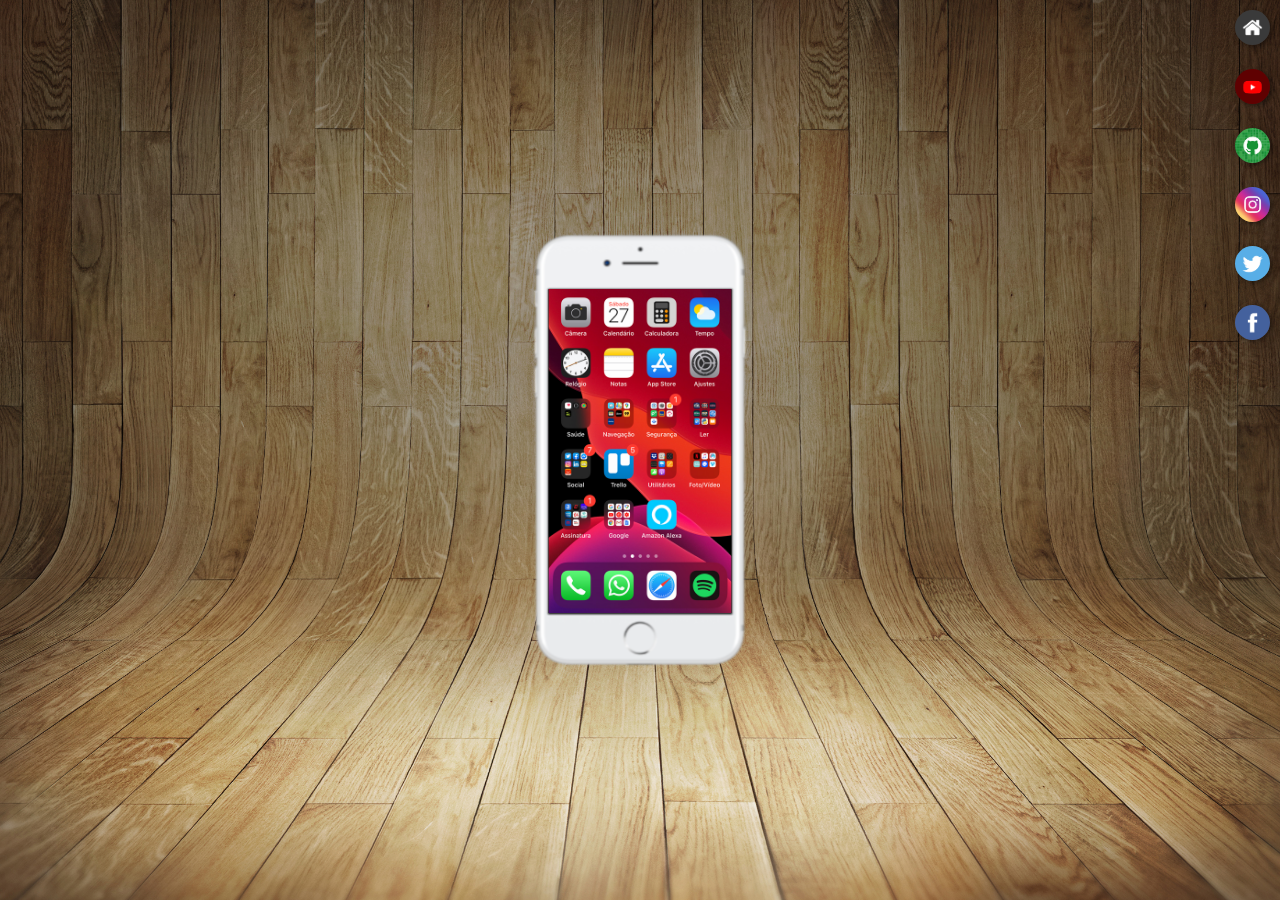
<file: index.html>
<!DOCTYPE html>
<html lang="pt-br">
<head>
    <meta charset="UTF-8">
    <meta http-equiv="X-UA-Compatible" content="IE=edge">
    <meta name="viewport" content="width=device-width, initial-scale=1.0">
    <link rel="shortcut icon" href="favicon.ico" type="image/x-icon">
    <link rel="stylesheet" href="estilos/style.css">
    <title>Projetos Redes Sociais</title>
</head>
<body>
    <main>
        <section id="telefone">
            <iframe src="home.html" frameborder="0" id="tela" name="tela"></iframe>
        </section>
        <section id="redes-sociais">
            <a href="home.html" target="tela"><img src="imagens/logo-home.jpg" alt="Home"></a>
            <a href="youtube.html" target="tela"><img src="imagens/logo-youtube.jpg" alt="YouTube"></a>
            <a href="github.html" target="tela"><img src="imagens/logo-github.jpg" alt="GitHub"></a>
            <a href="insta.html" target="tela"><img src="imagens/logo-instagram.jpg" alt="Instagram"></a>
            <a href="twitter.html" target="tela"><img src="imagens/logo-twitter.jpg" alt="Twitter"></a>
            <a href="facebook.html" target="tela"><img src="imagens/logo-facebook.jpg" alt="Facebook"></a>
        </section>
    </main>
</body>
</html>
</file>
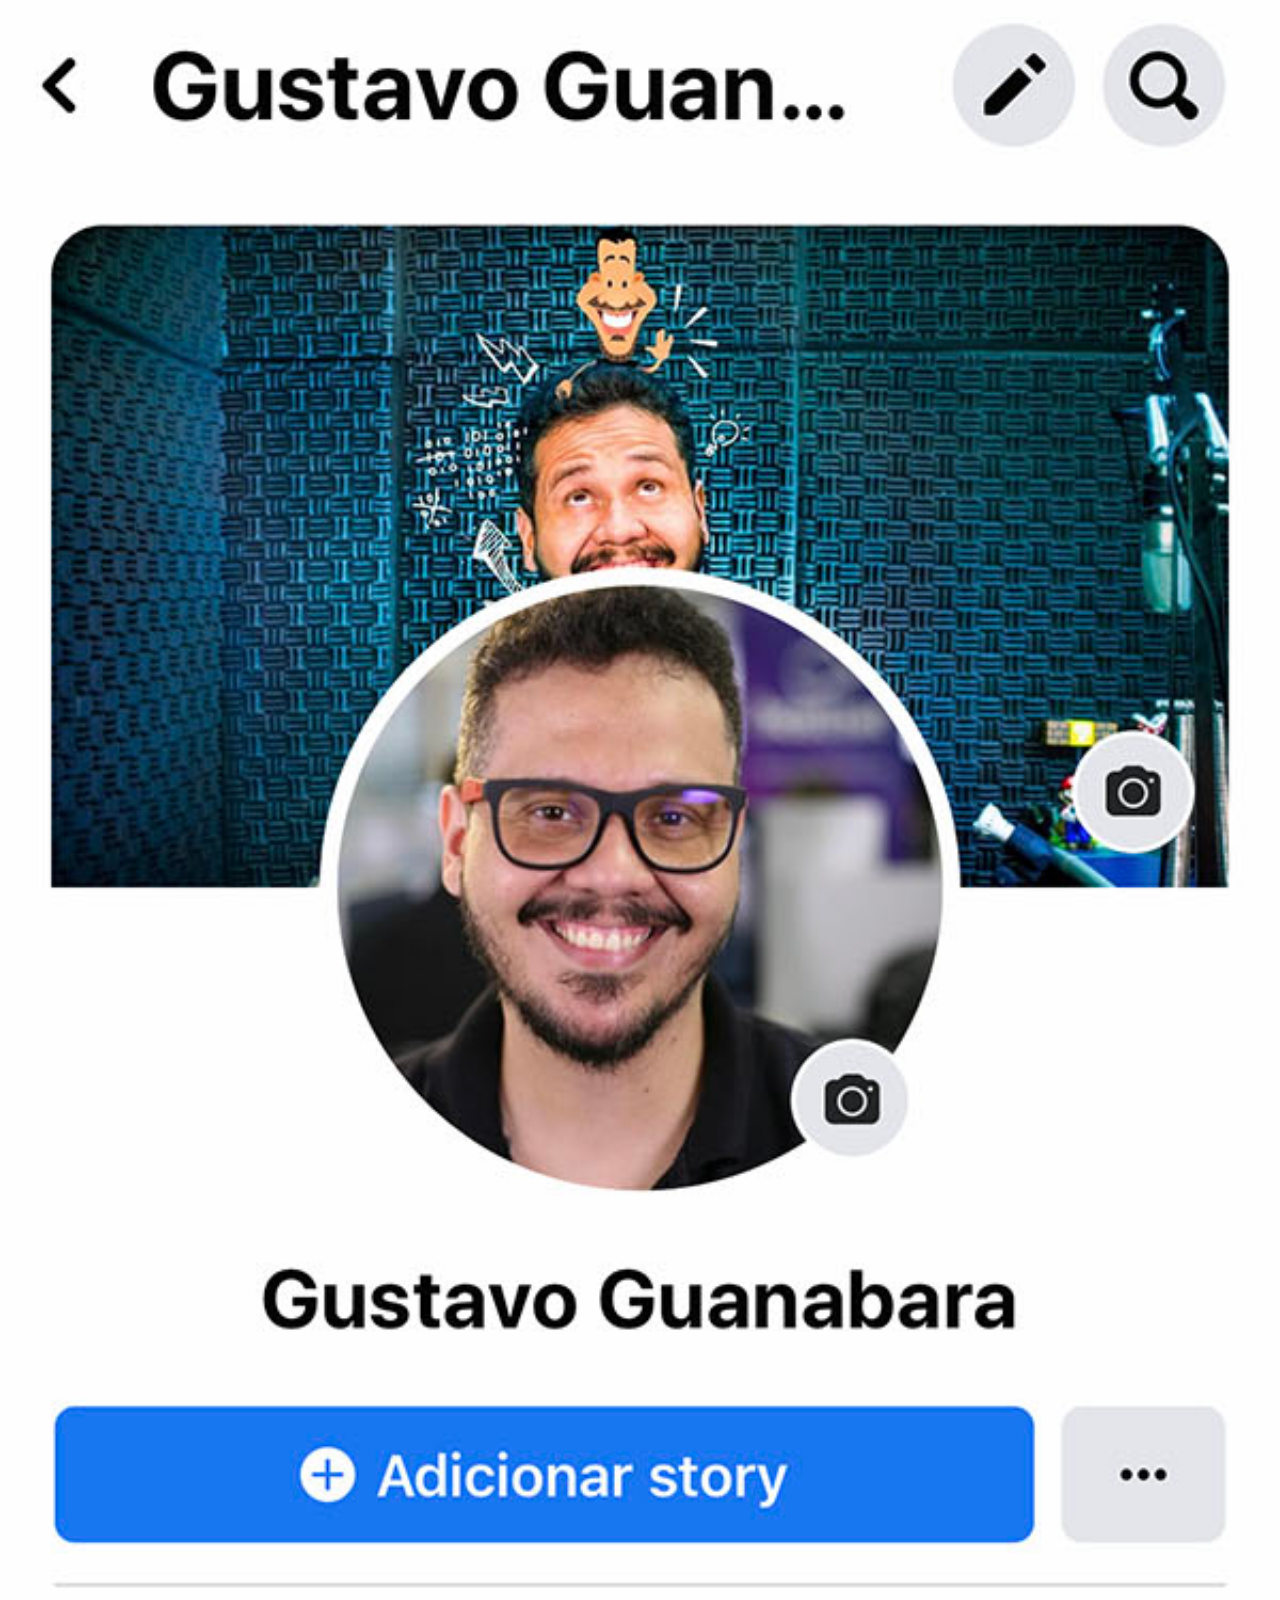
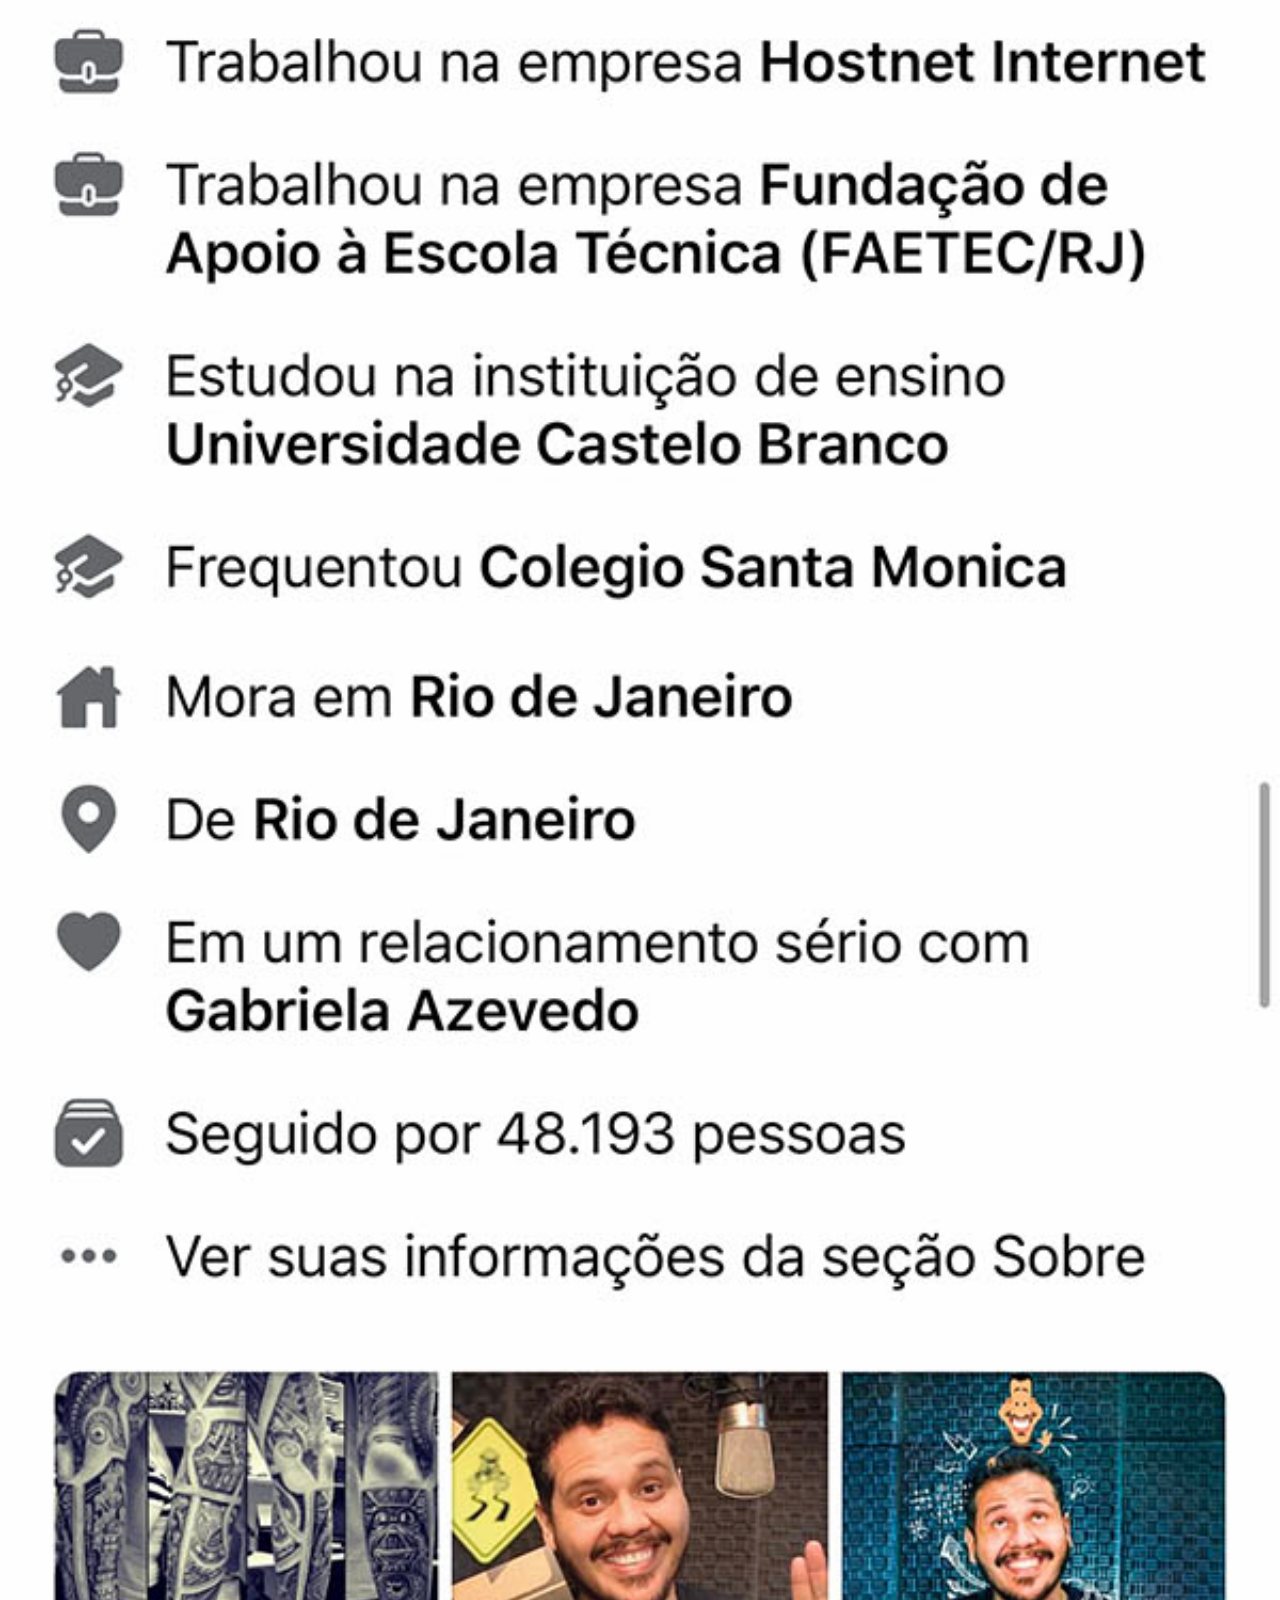
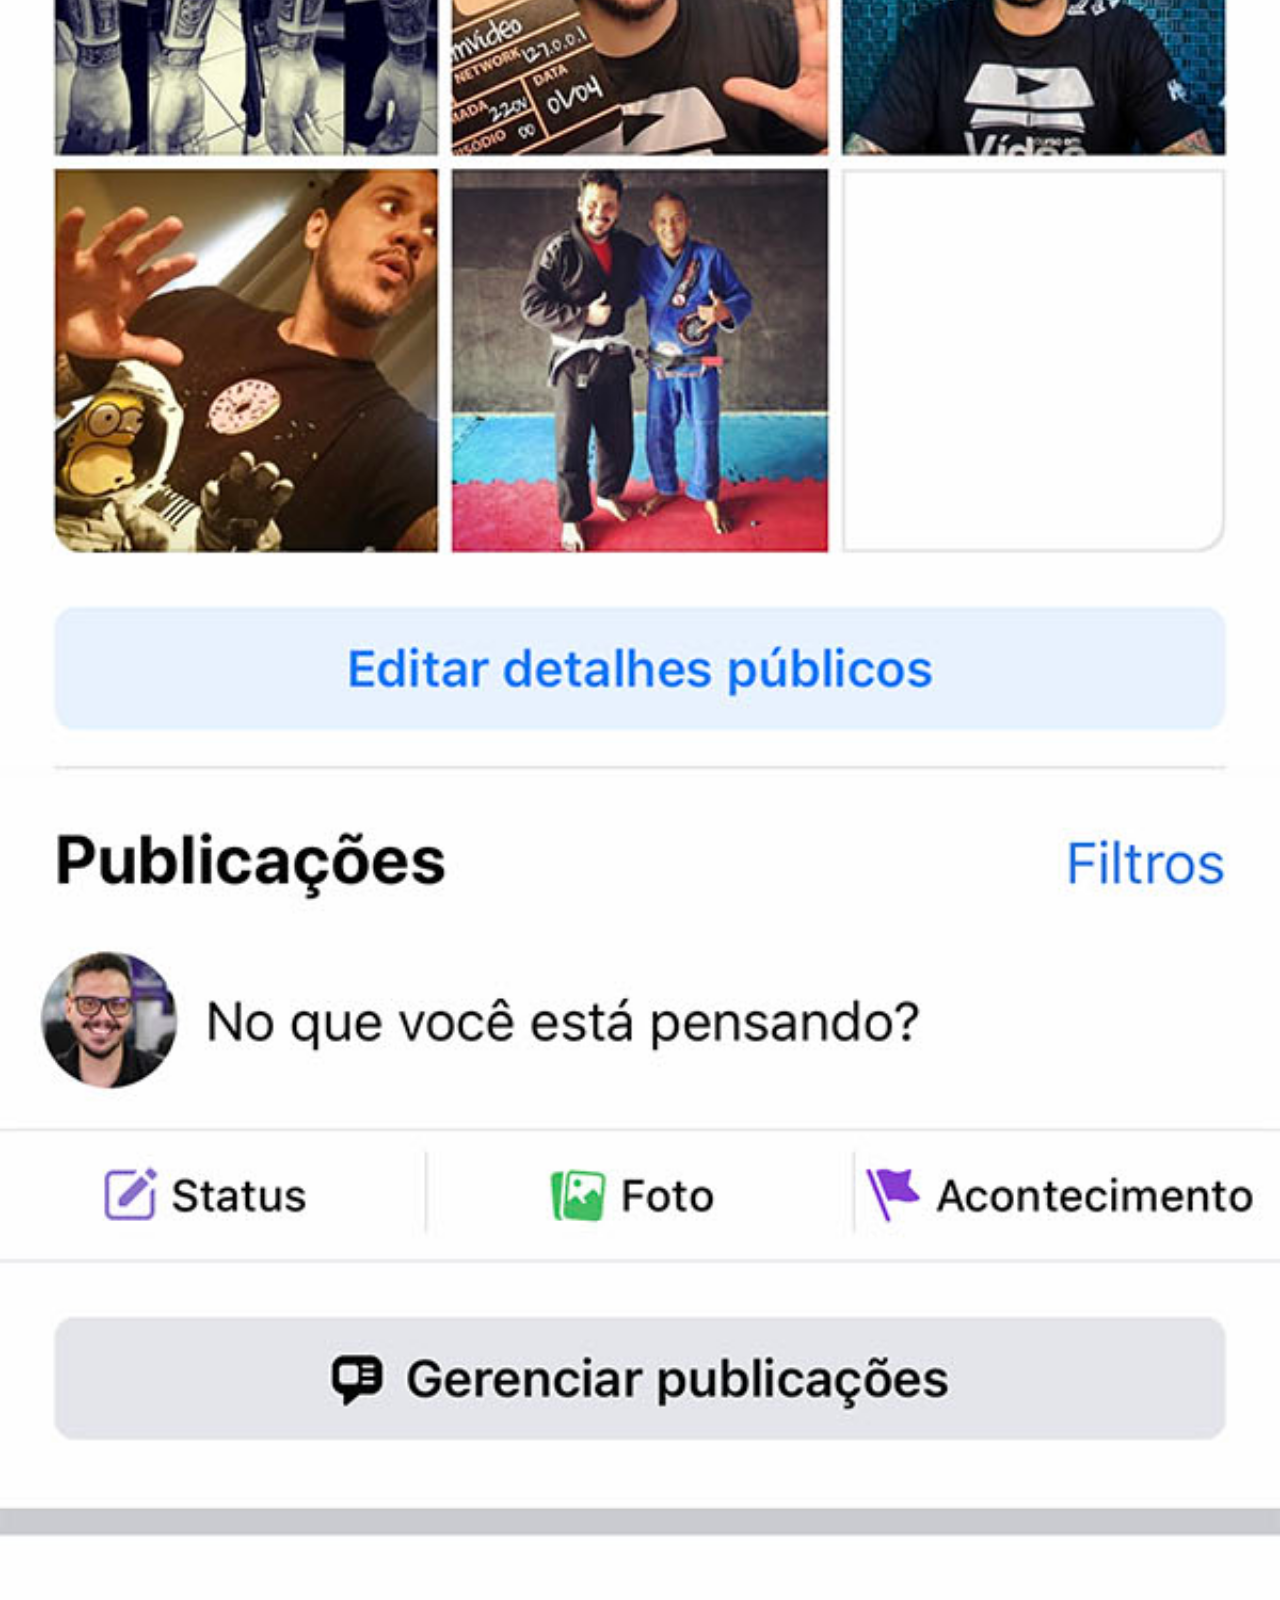
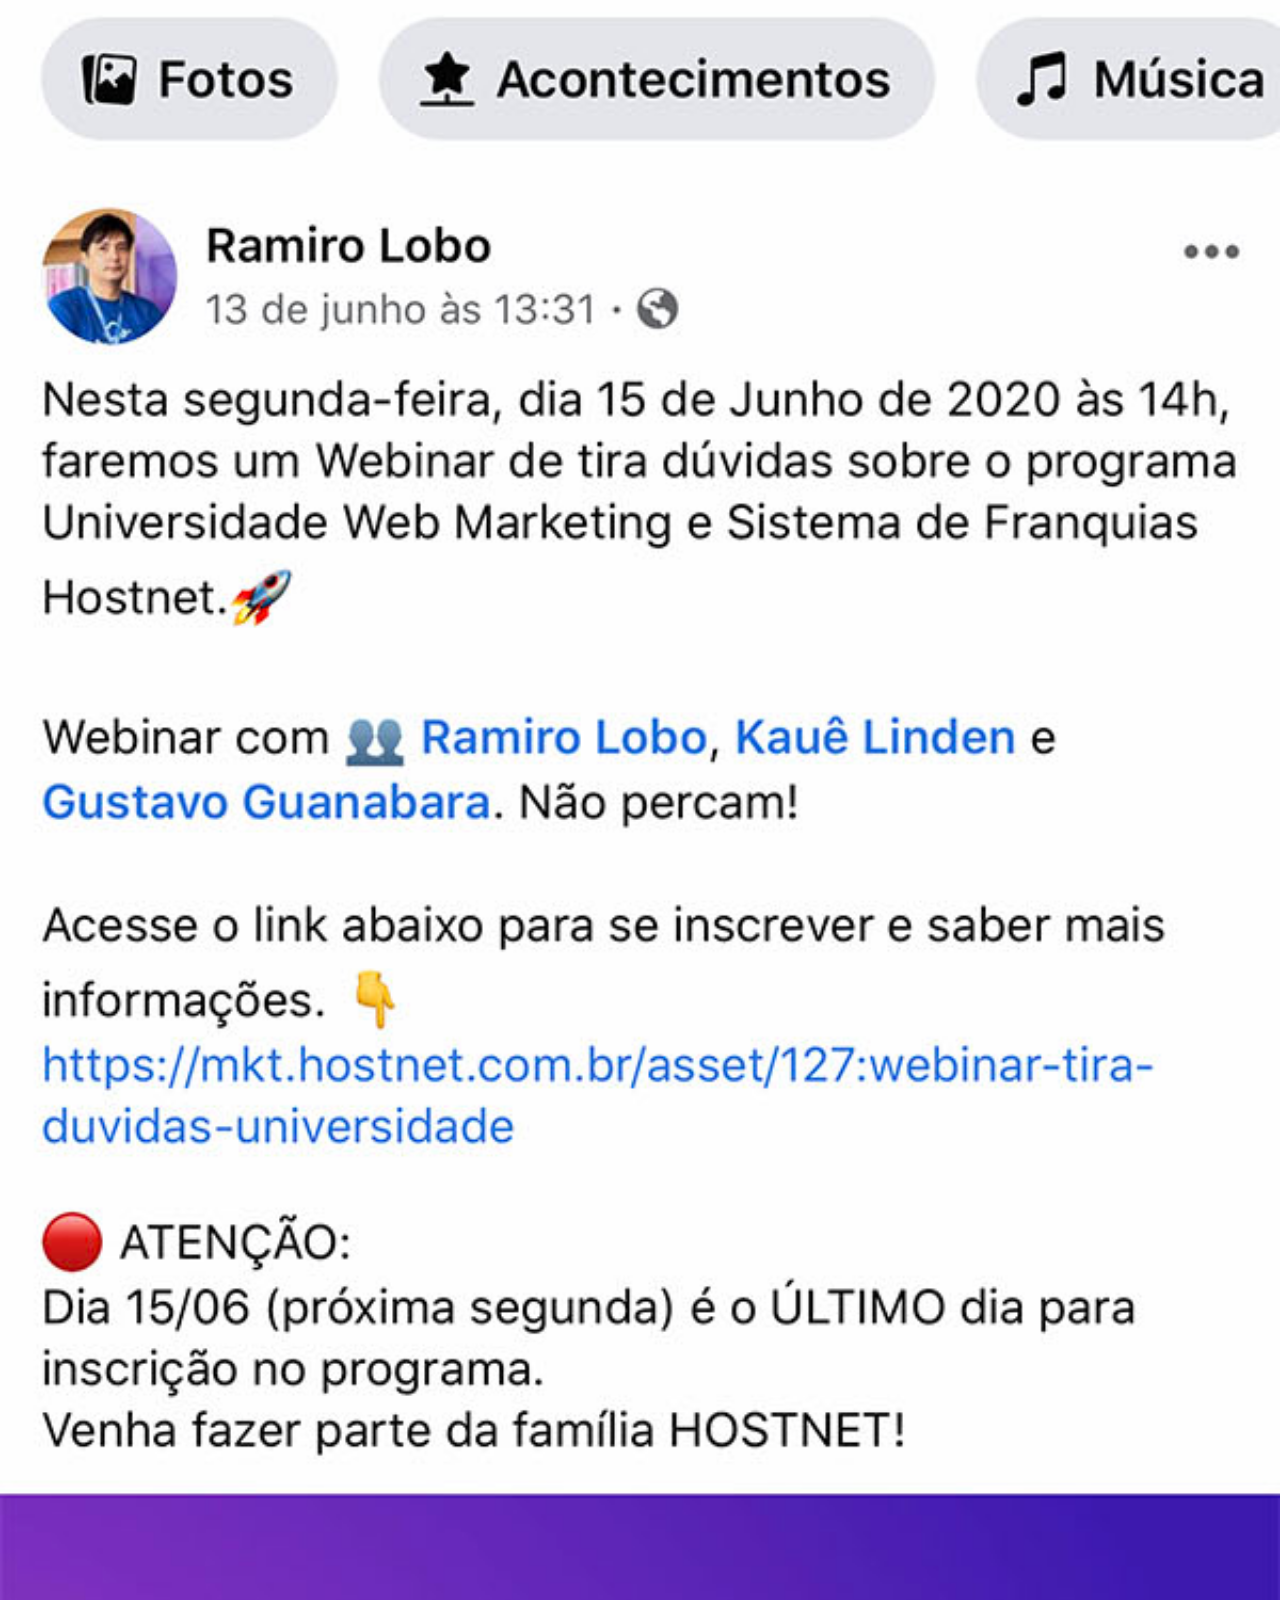
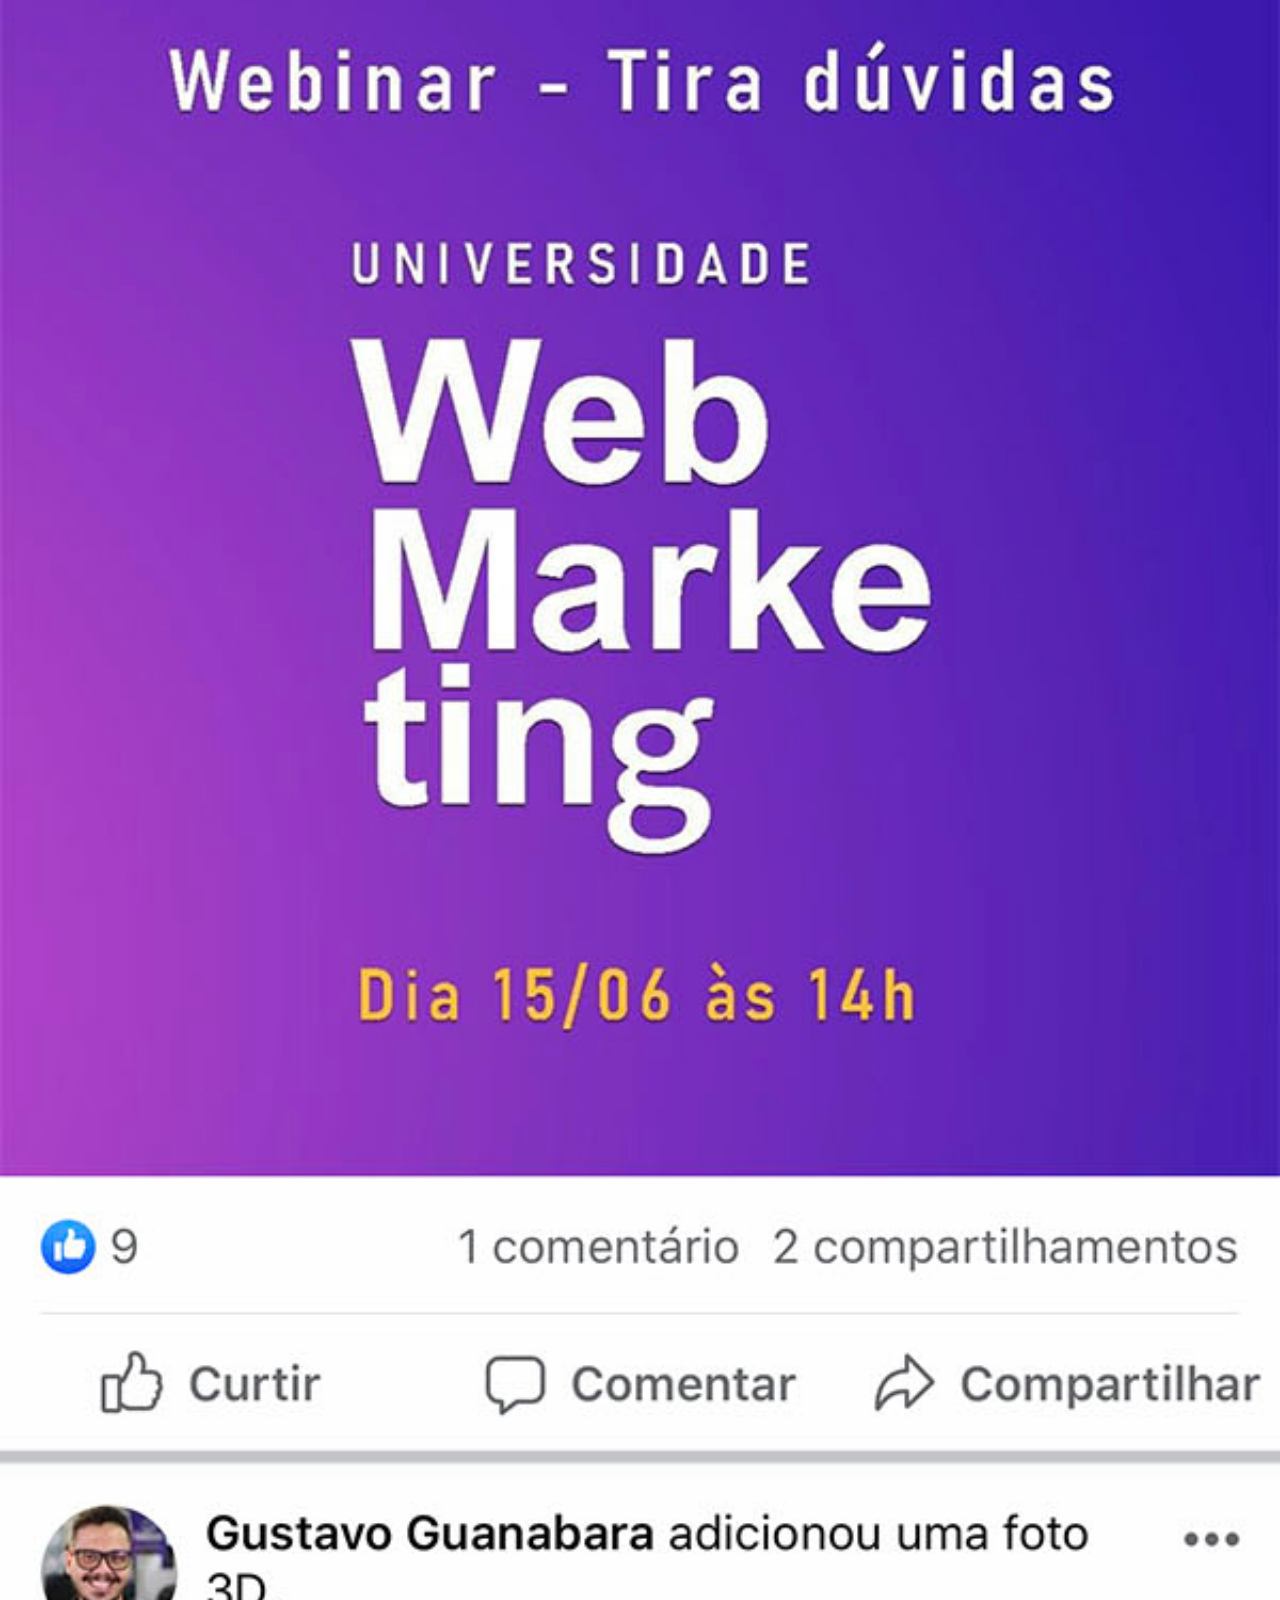
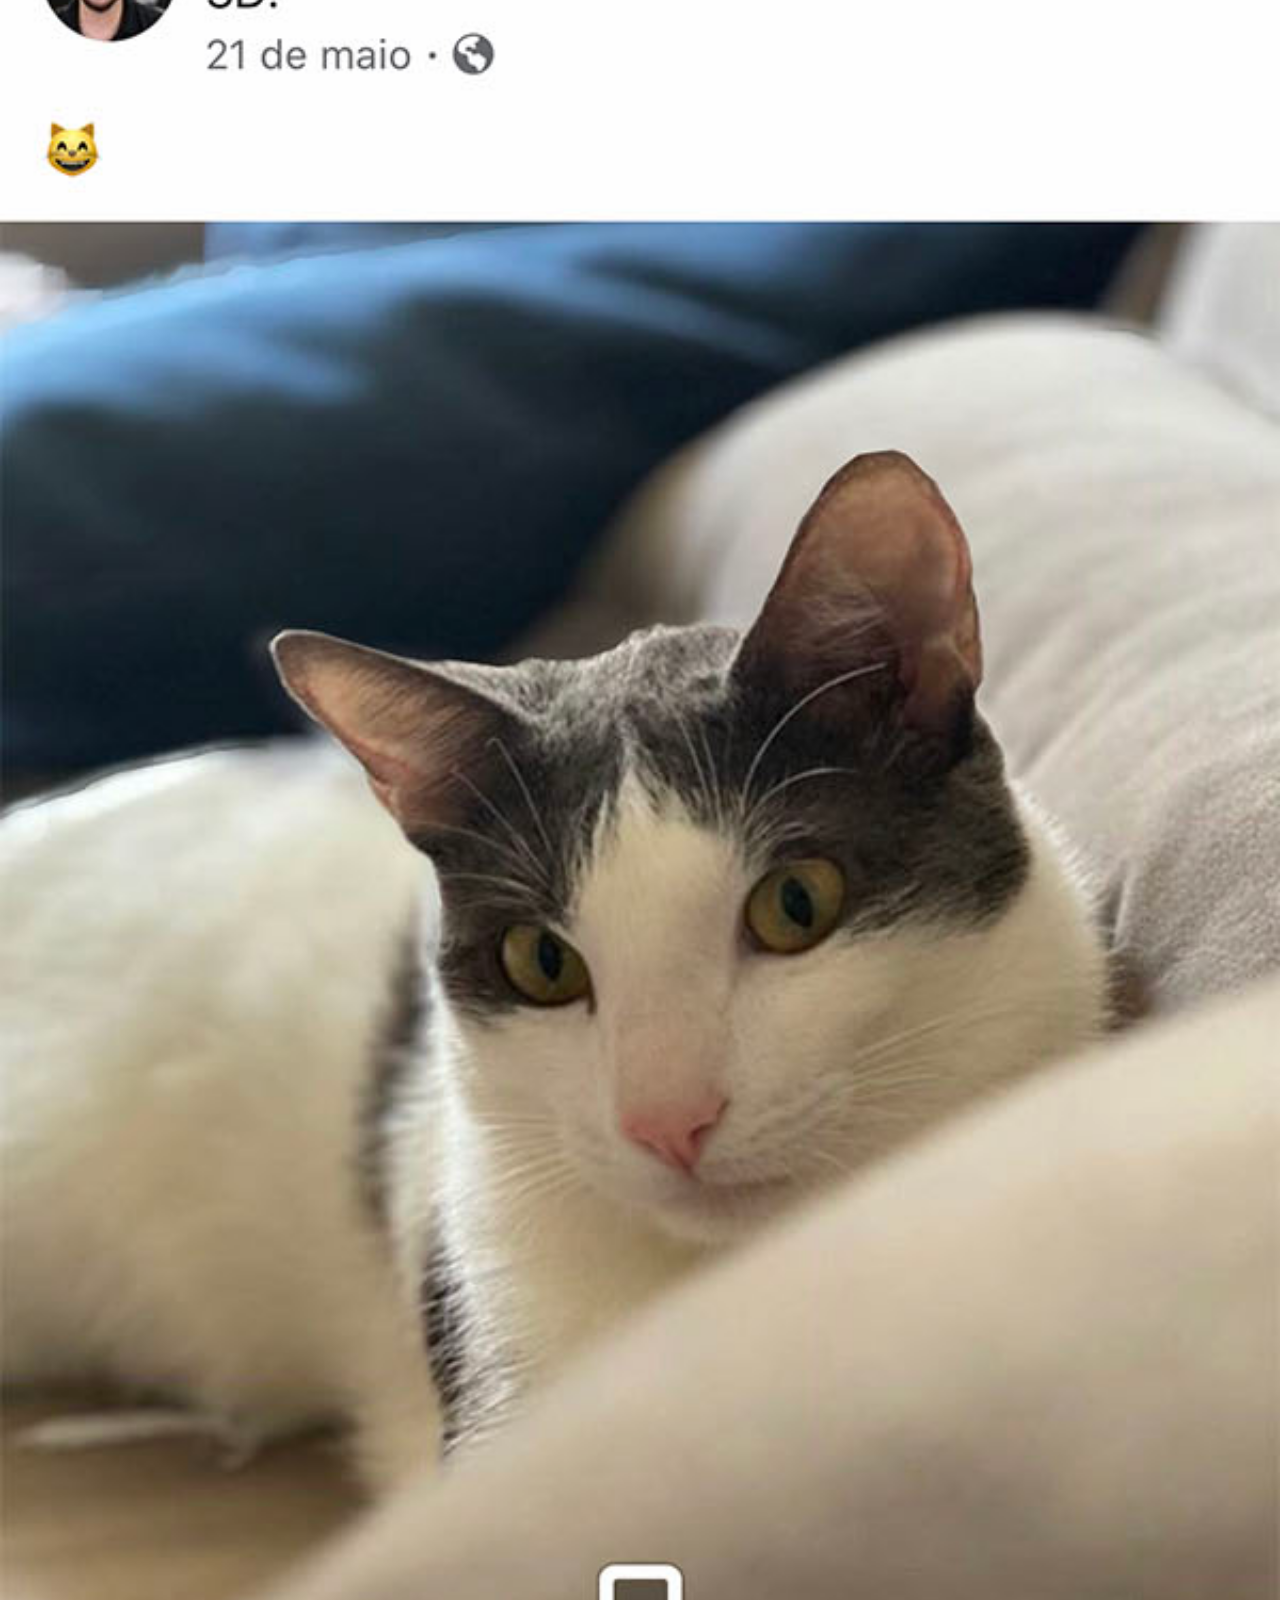
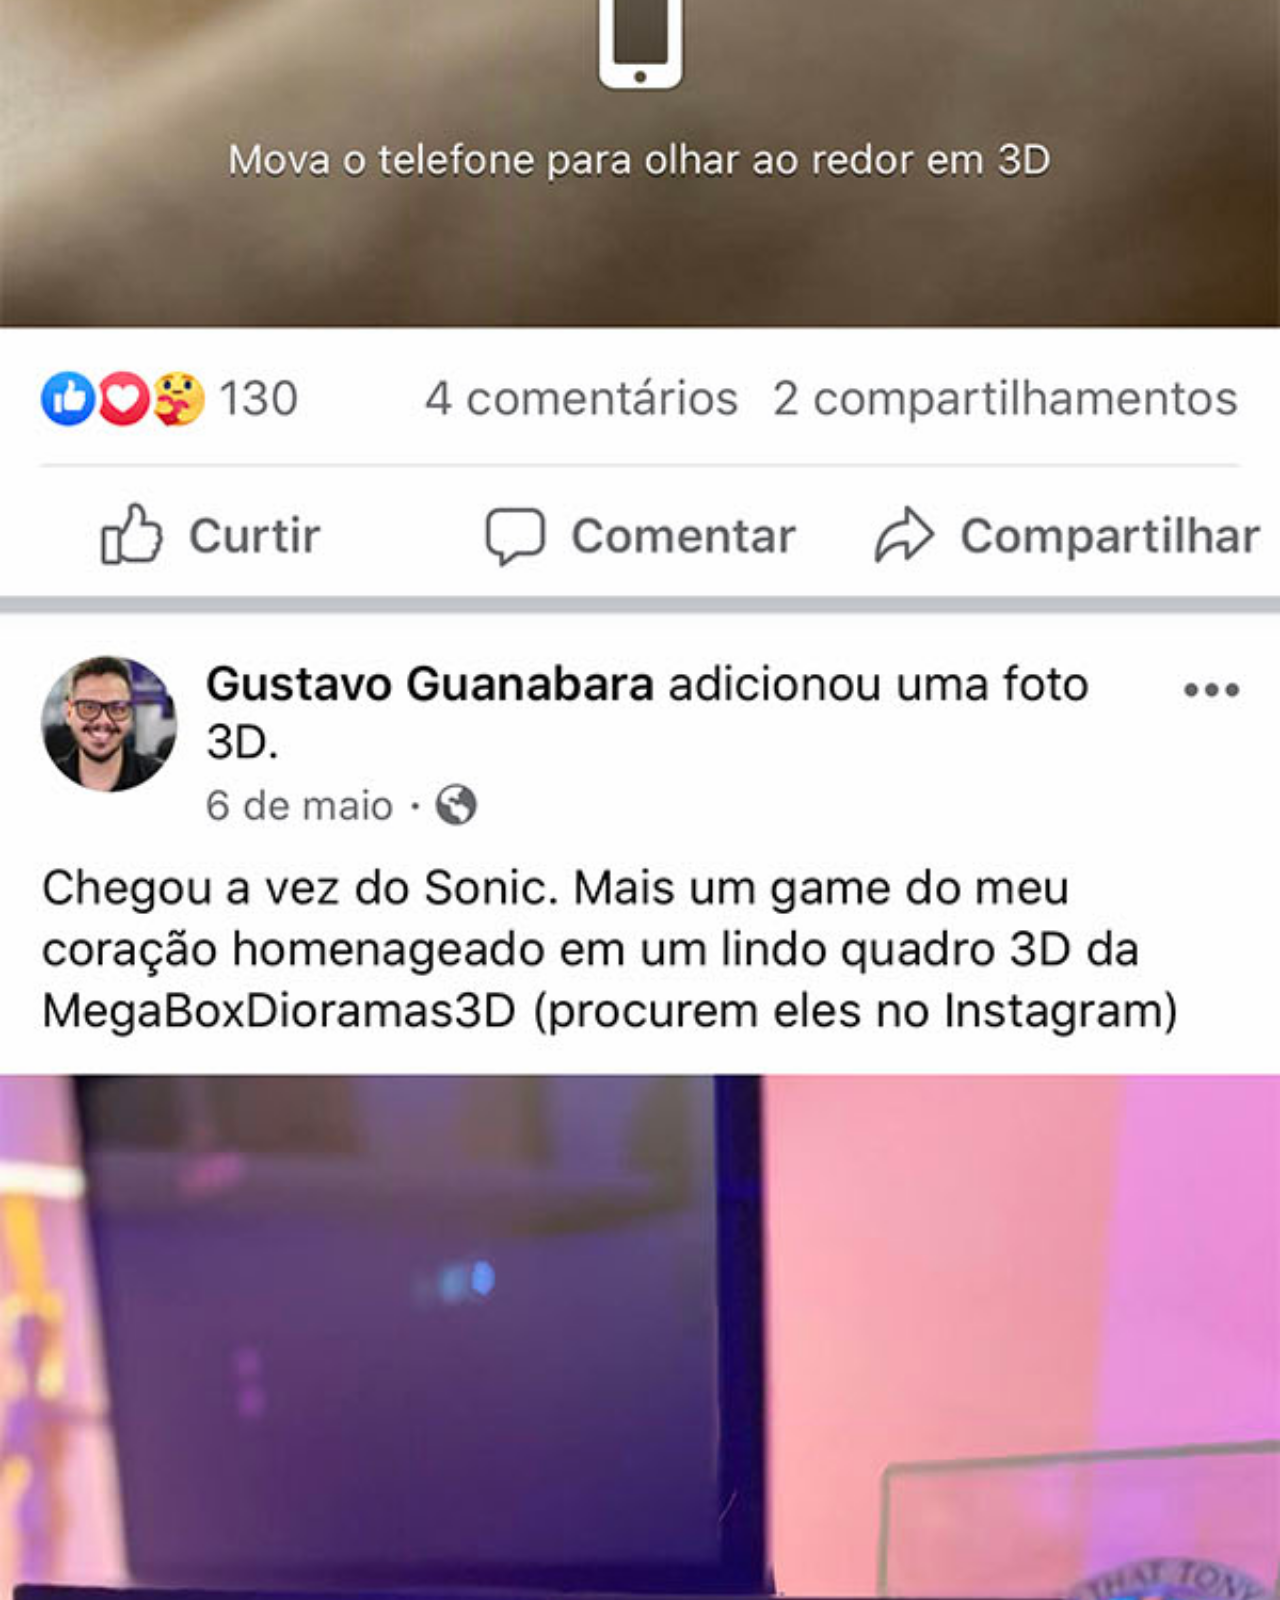
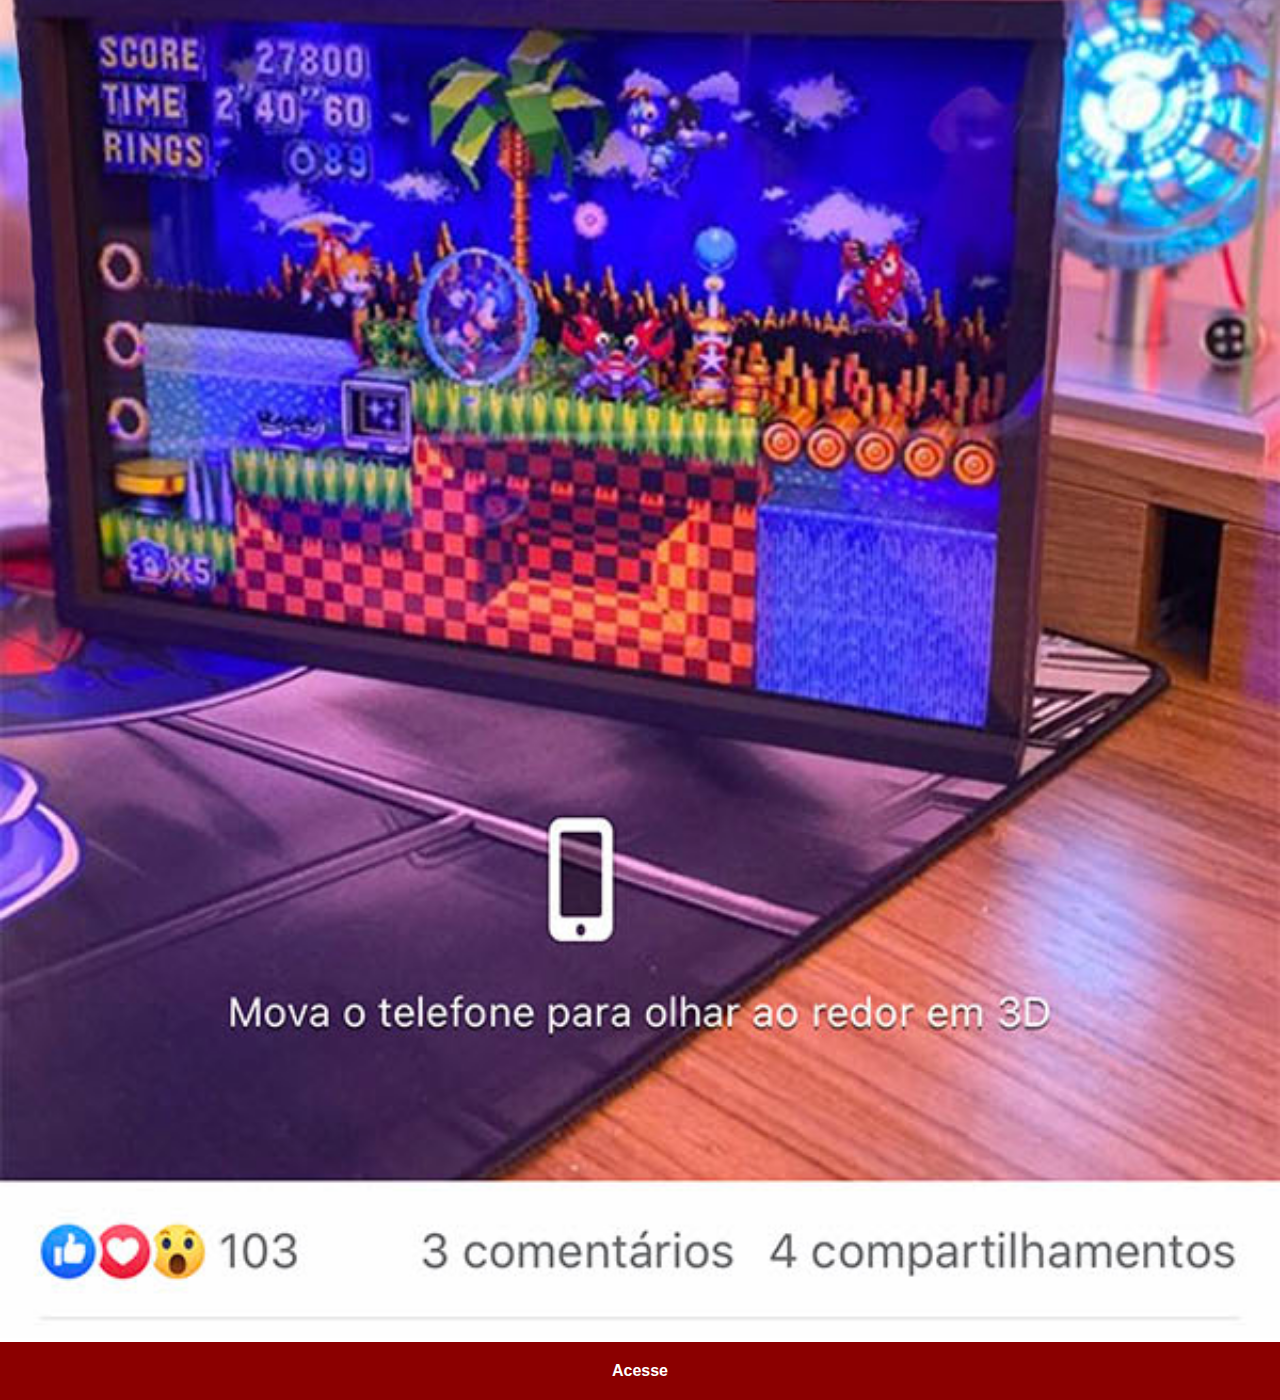
<file: facebook.html>
<!DOCTYPE html>
<html lang="pt-br">
<head>
    <meta charset="UTF-8">
    <meta http-equiv="X-UA-Compatible" content="IE=edge">
    <meta name="viewport" content="width=device-width, initial-scale=1.0">
    <title>Facebook</title>
    <link rel="stylesheet" href="estilos/social.css">
</head>
<body>
    <img src="imagens/tela-facebook.jpg" alt="Facebook">
    <a href="https://pt-br.facebook.com/gustavoguanabara/" target="_blank">Acesse</a>
</body>
</html>
</file>
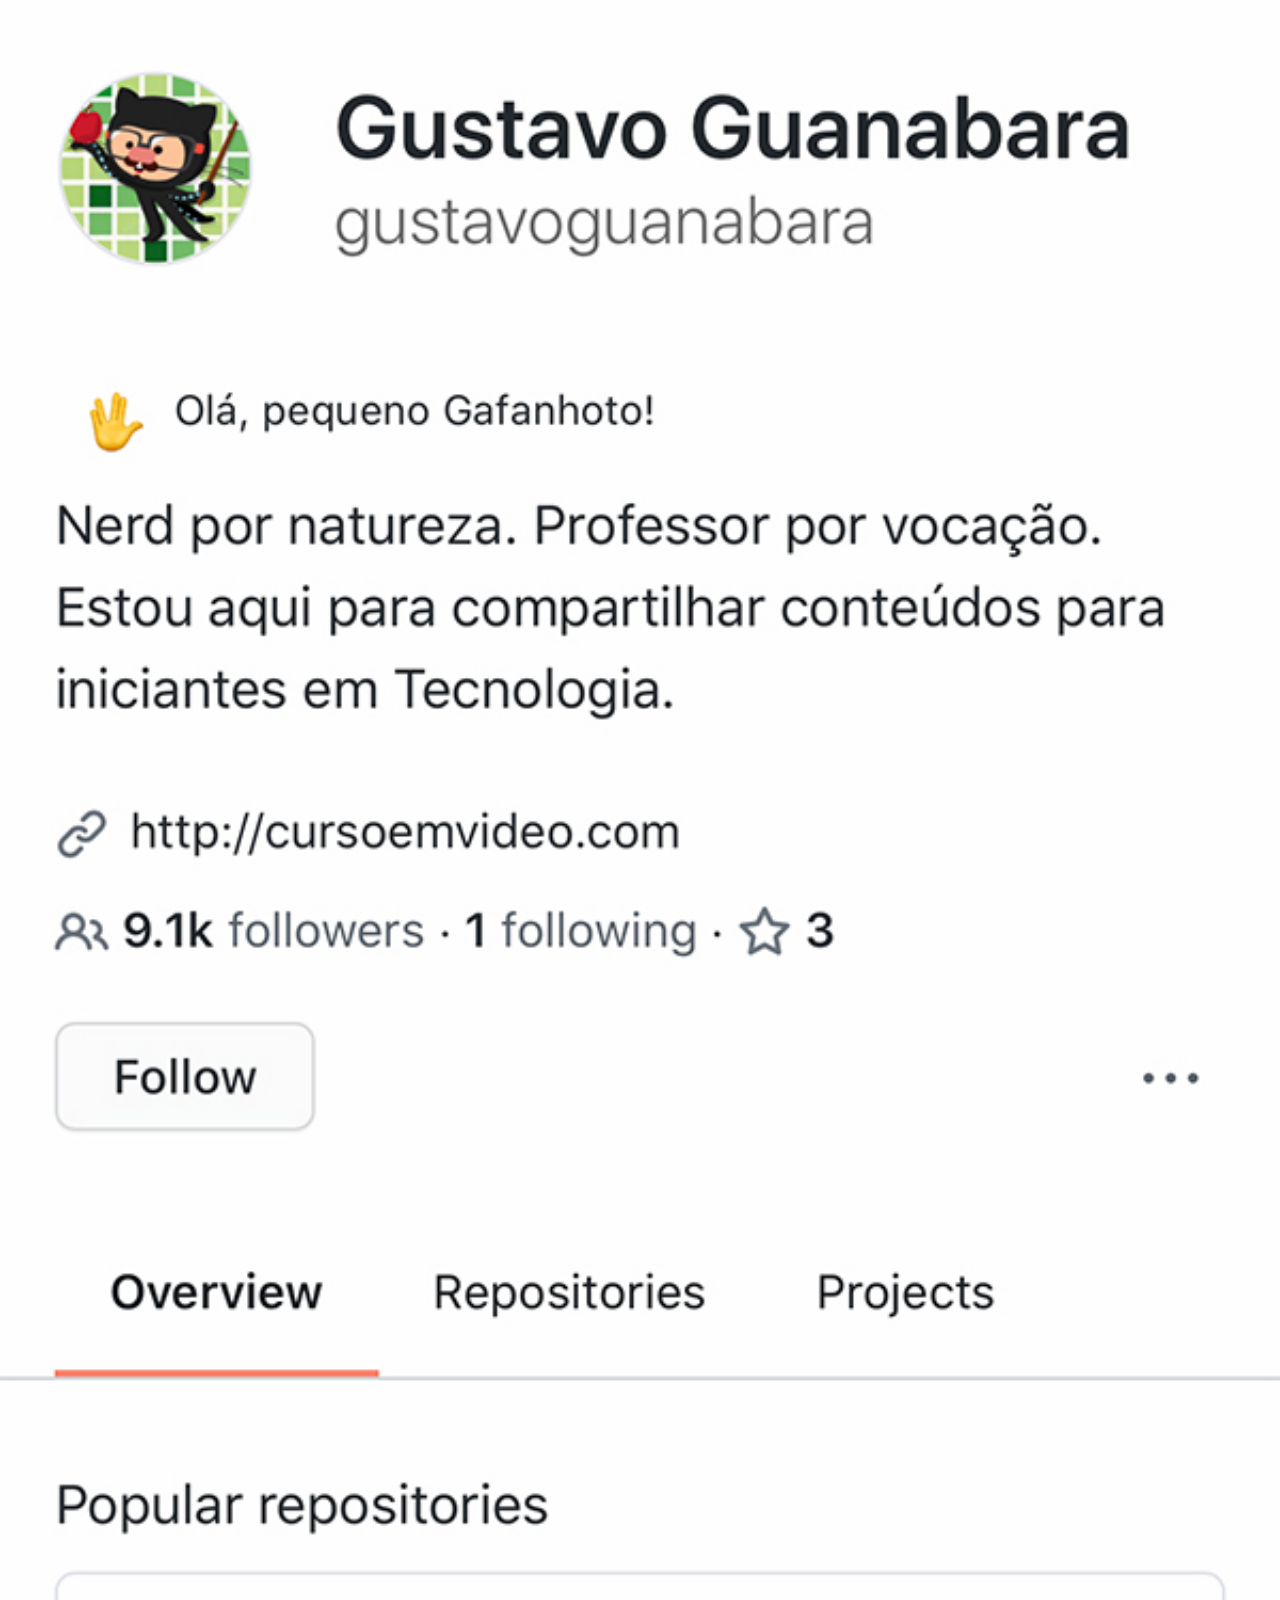
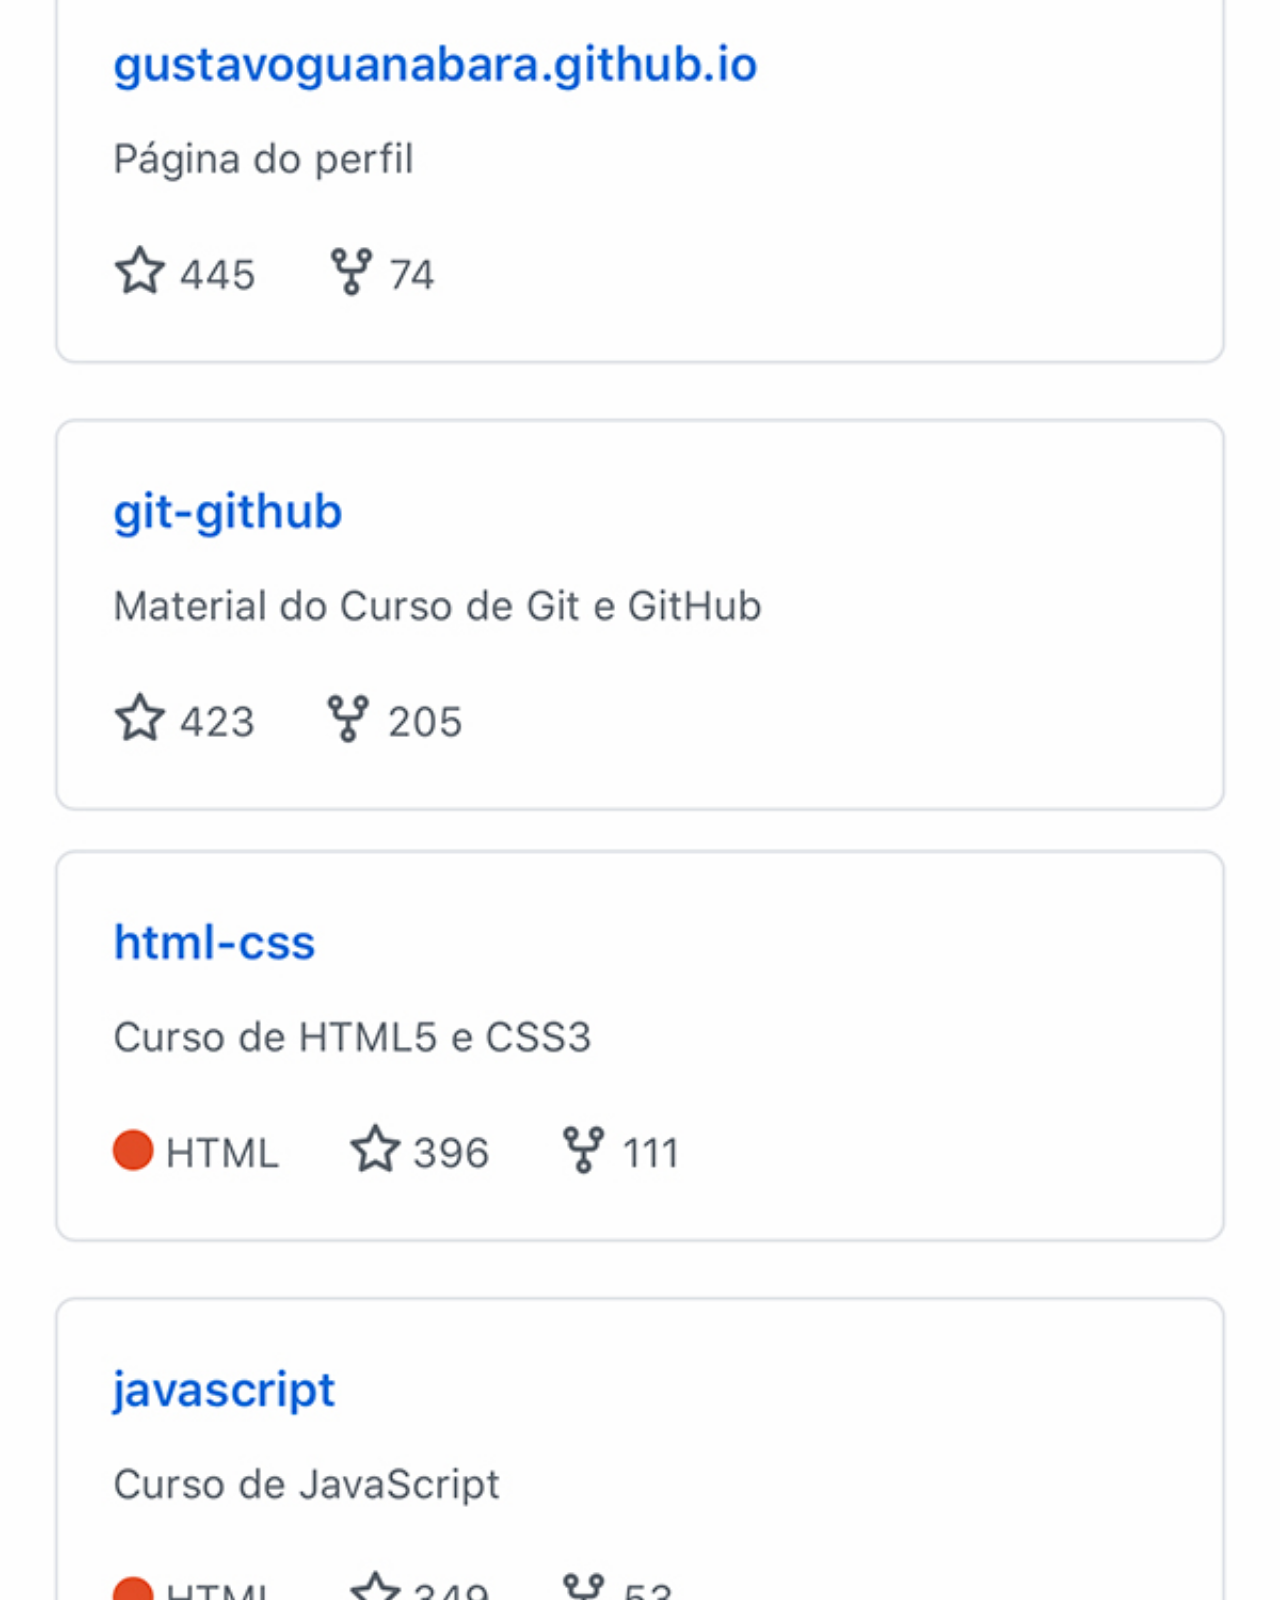
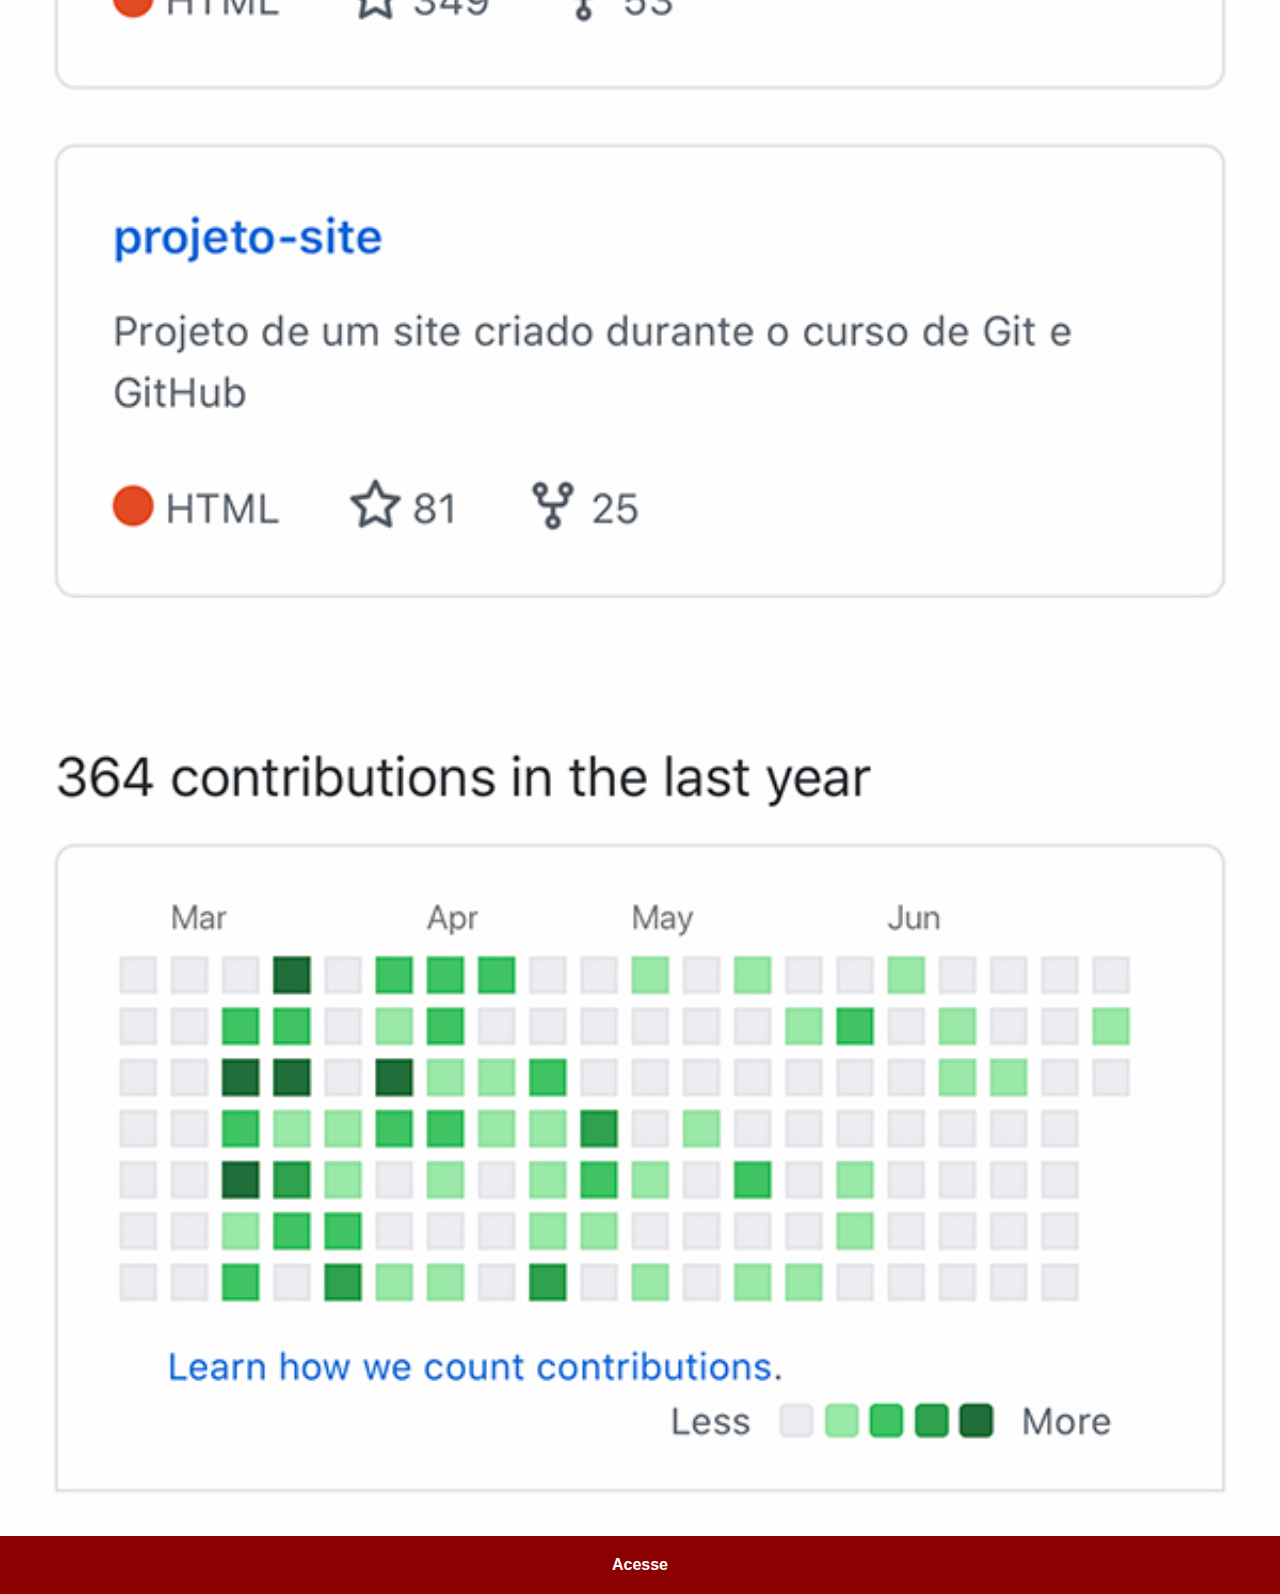
<file: github.html>
<!DOCTYPE html>
<html lang="pt-br">
<head>
    <meta charset="UTF-8">
    <meta http-equiv="X-UA-Compatible" content="IE=edge">
    <meta name="viewport" content="width=device-width, initial-scale=1.0">
    <title>GitHub</title>
    <link rel="stylesheet" href="estilos/social.css">
</head>
<body>
    <img src="imagens/tela-github.jpg" alt="GitHub">
    <a href="https://github.com/gustavoguanabara/html-css/tree/master/desafios/modulo-04/d013" target="_blank">Acesse</a>    
</body>
</html>
</file>
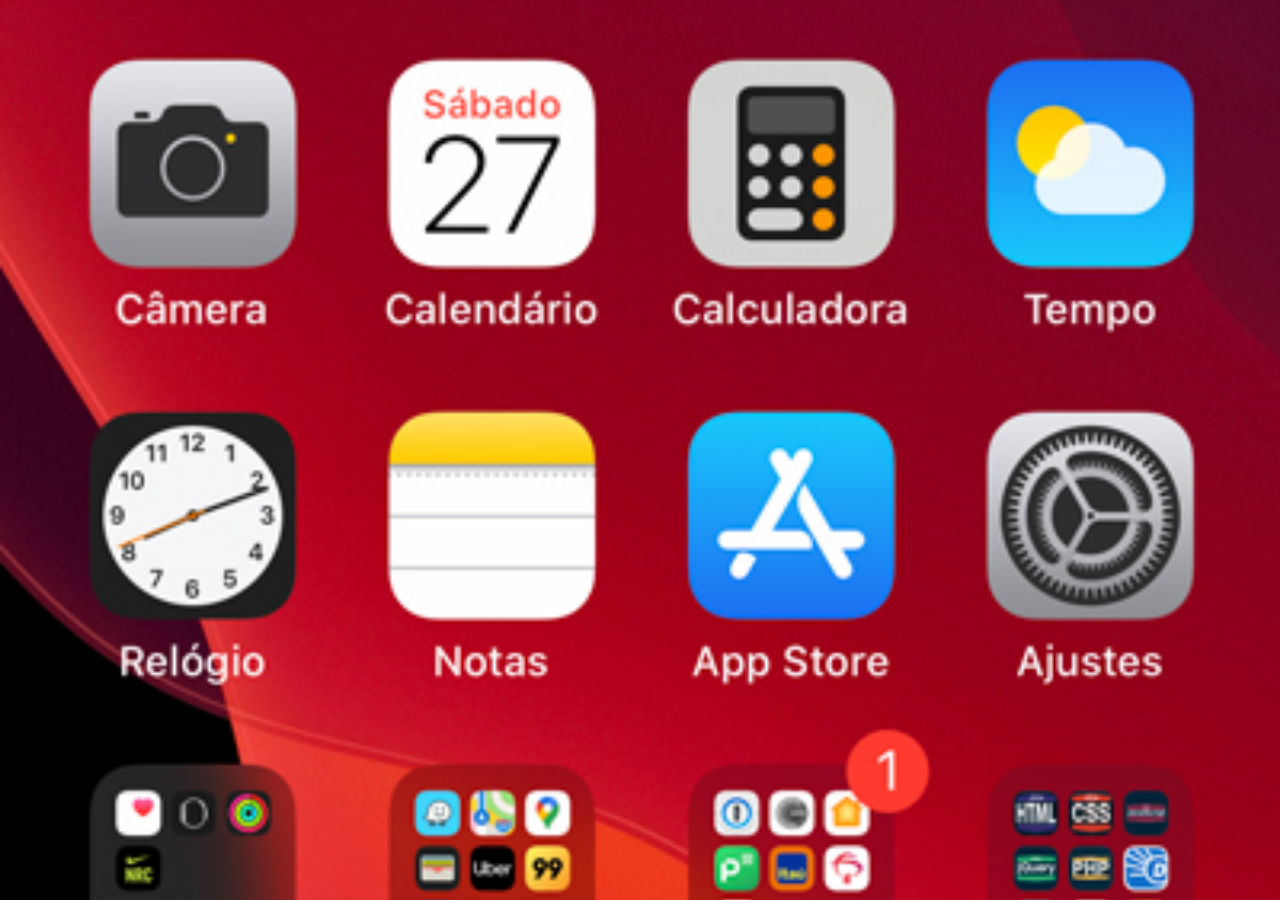
<file: home.html>
<!DOCTYPE html>
<html lang="pt-br">
<head>
    <meta charset="UTF-8">
    <meta http-equiv="X-UA-Compatible" content="IE=edge">
    <meta name="viewport" content="width=device-width, initial-scale=1.0">
    <title>home</title>
</head>
<style>
    * {
        margin: 0px;
        padding: 0px;
    }

    body {
        width: 100vw;
        height: 100vh;
        background: black url(imagens/tela-home.jpg) no-repeat top center;
        background-size: cover;
    }
</style>
<body>
    
</body>
</html>
</file>
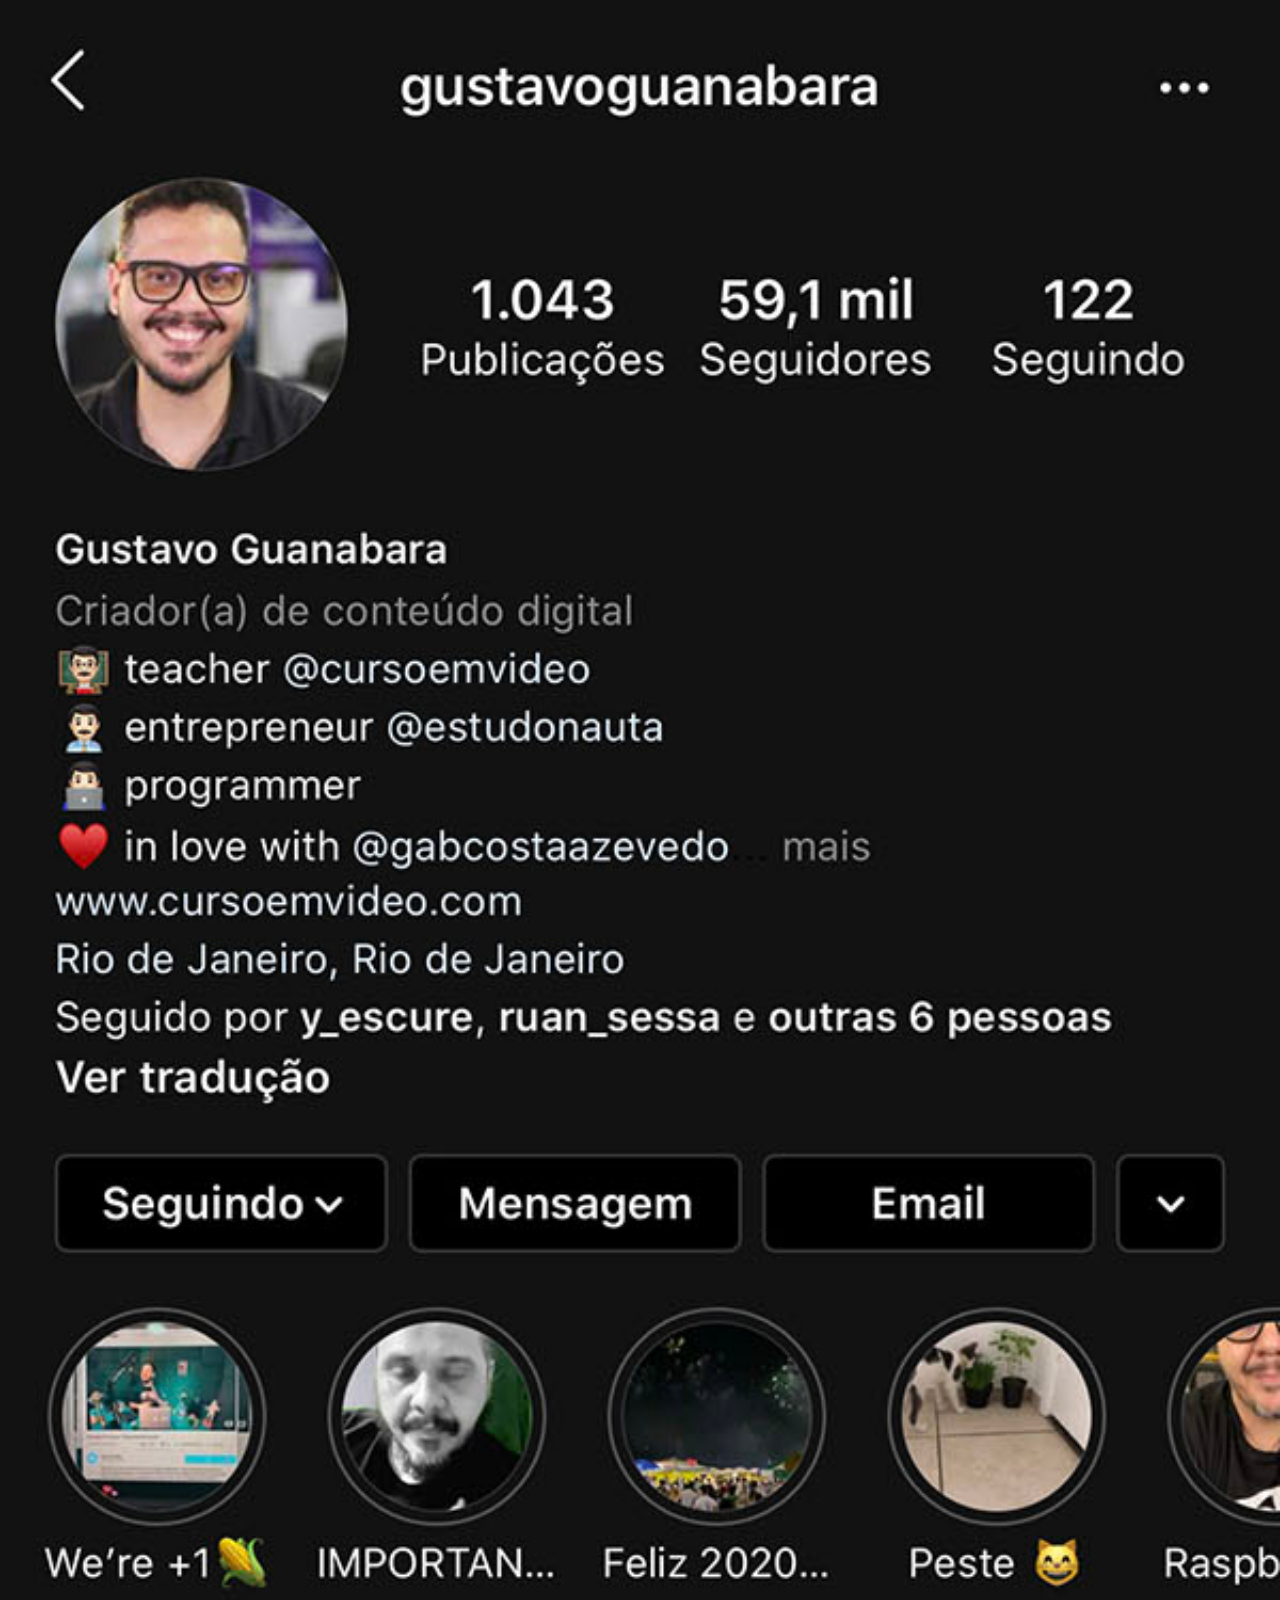
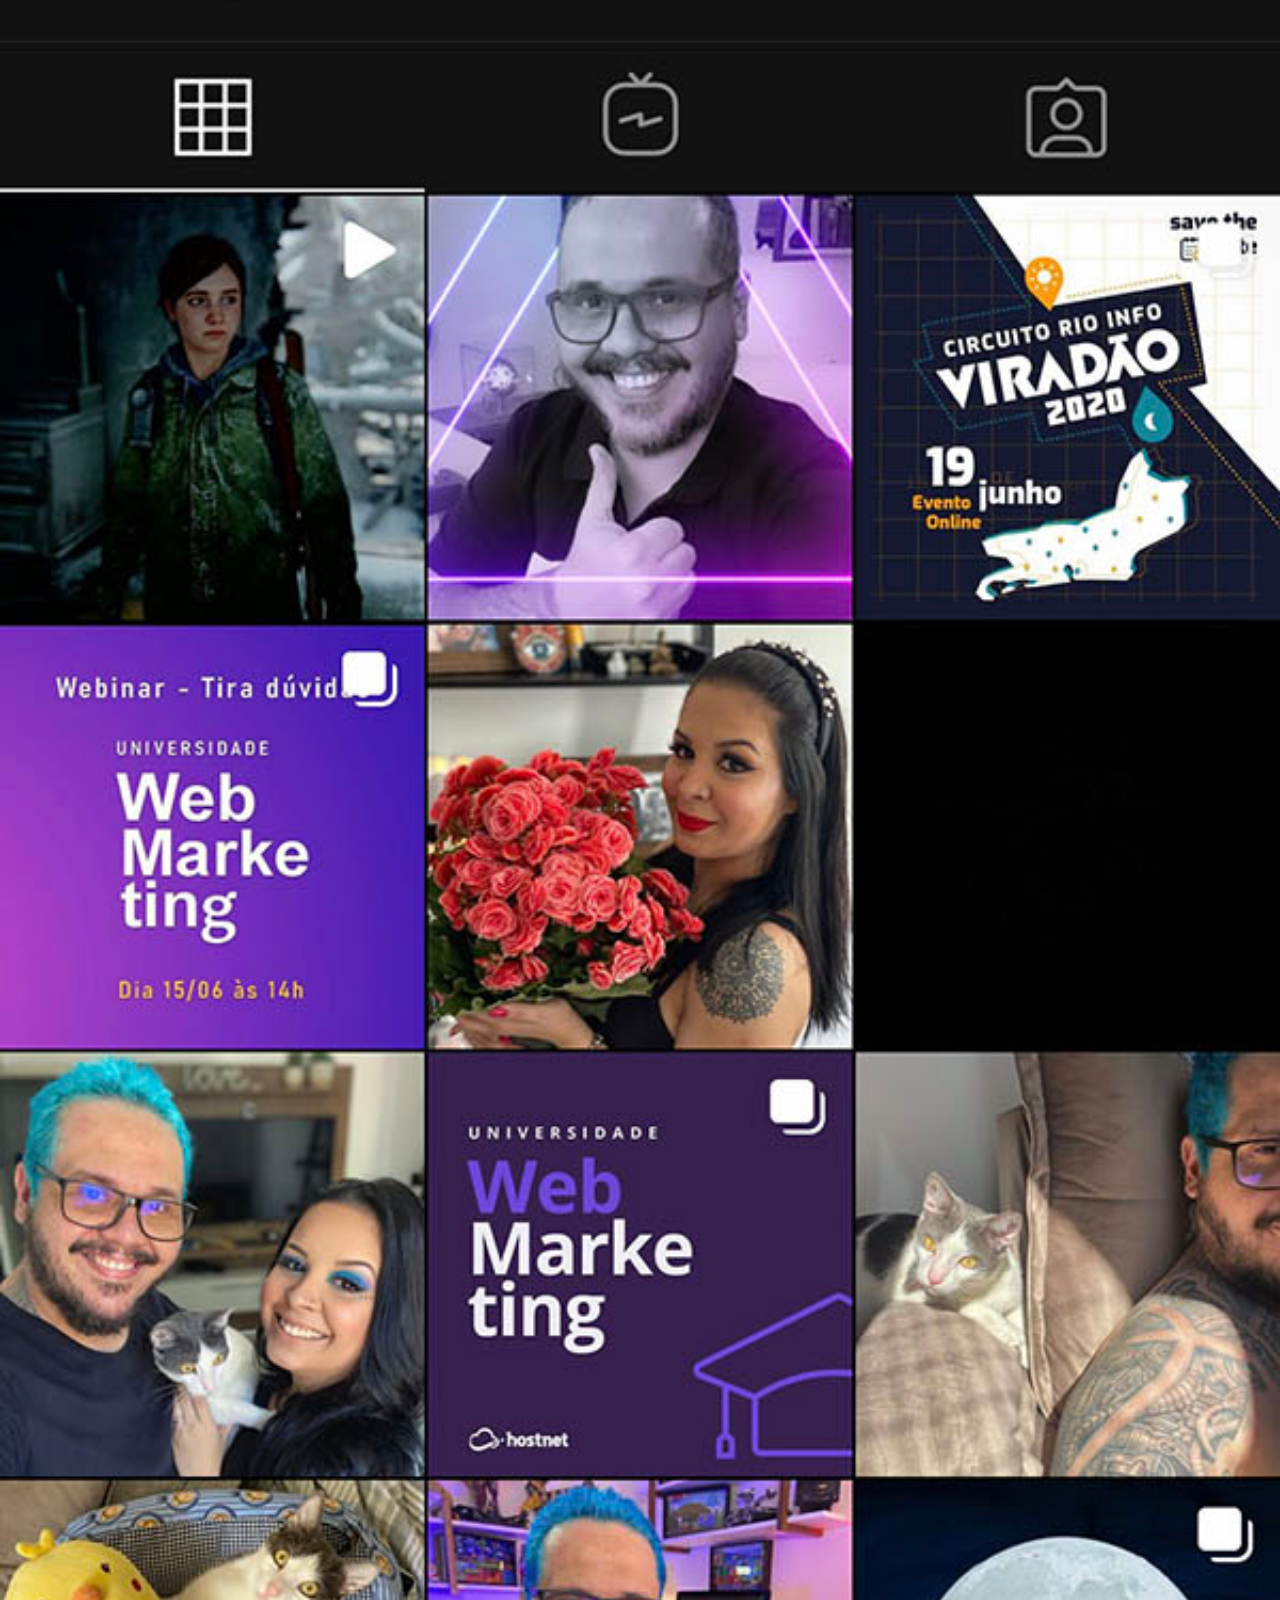
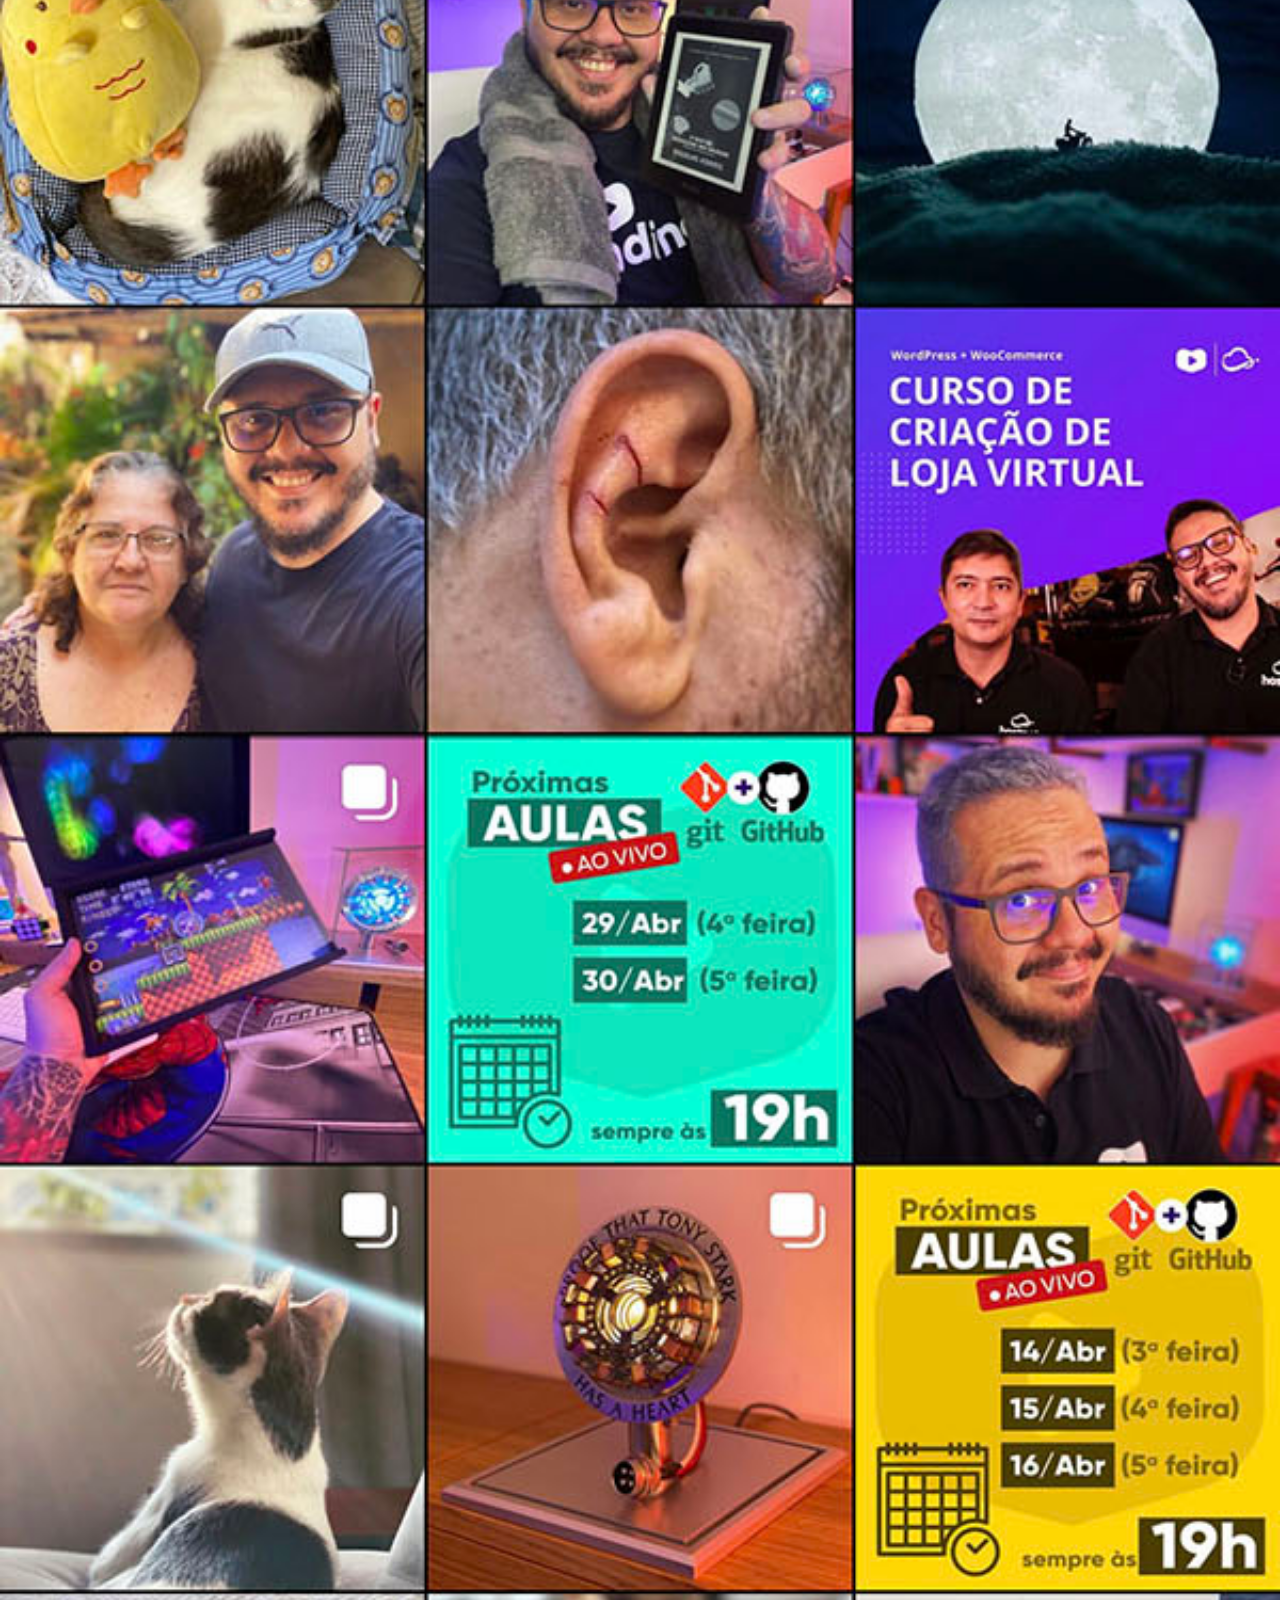
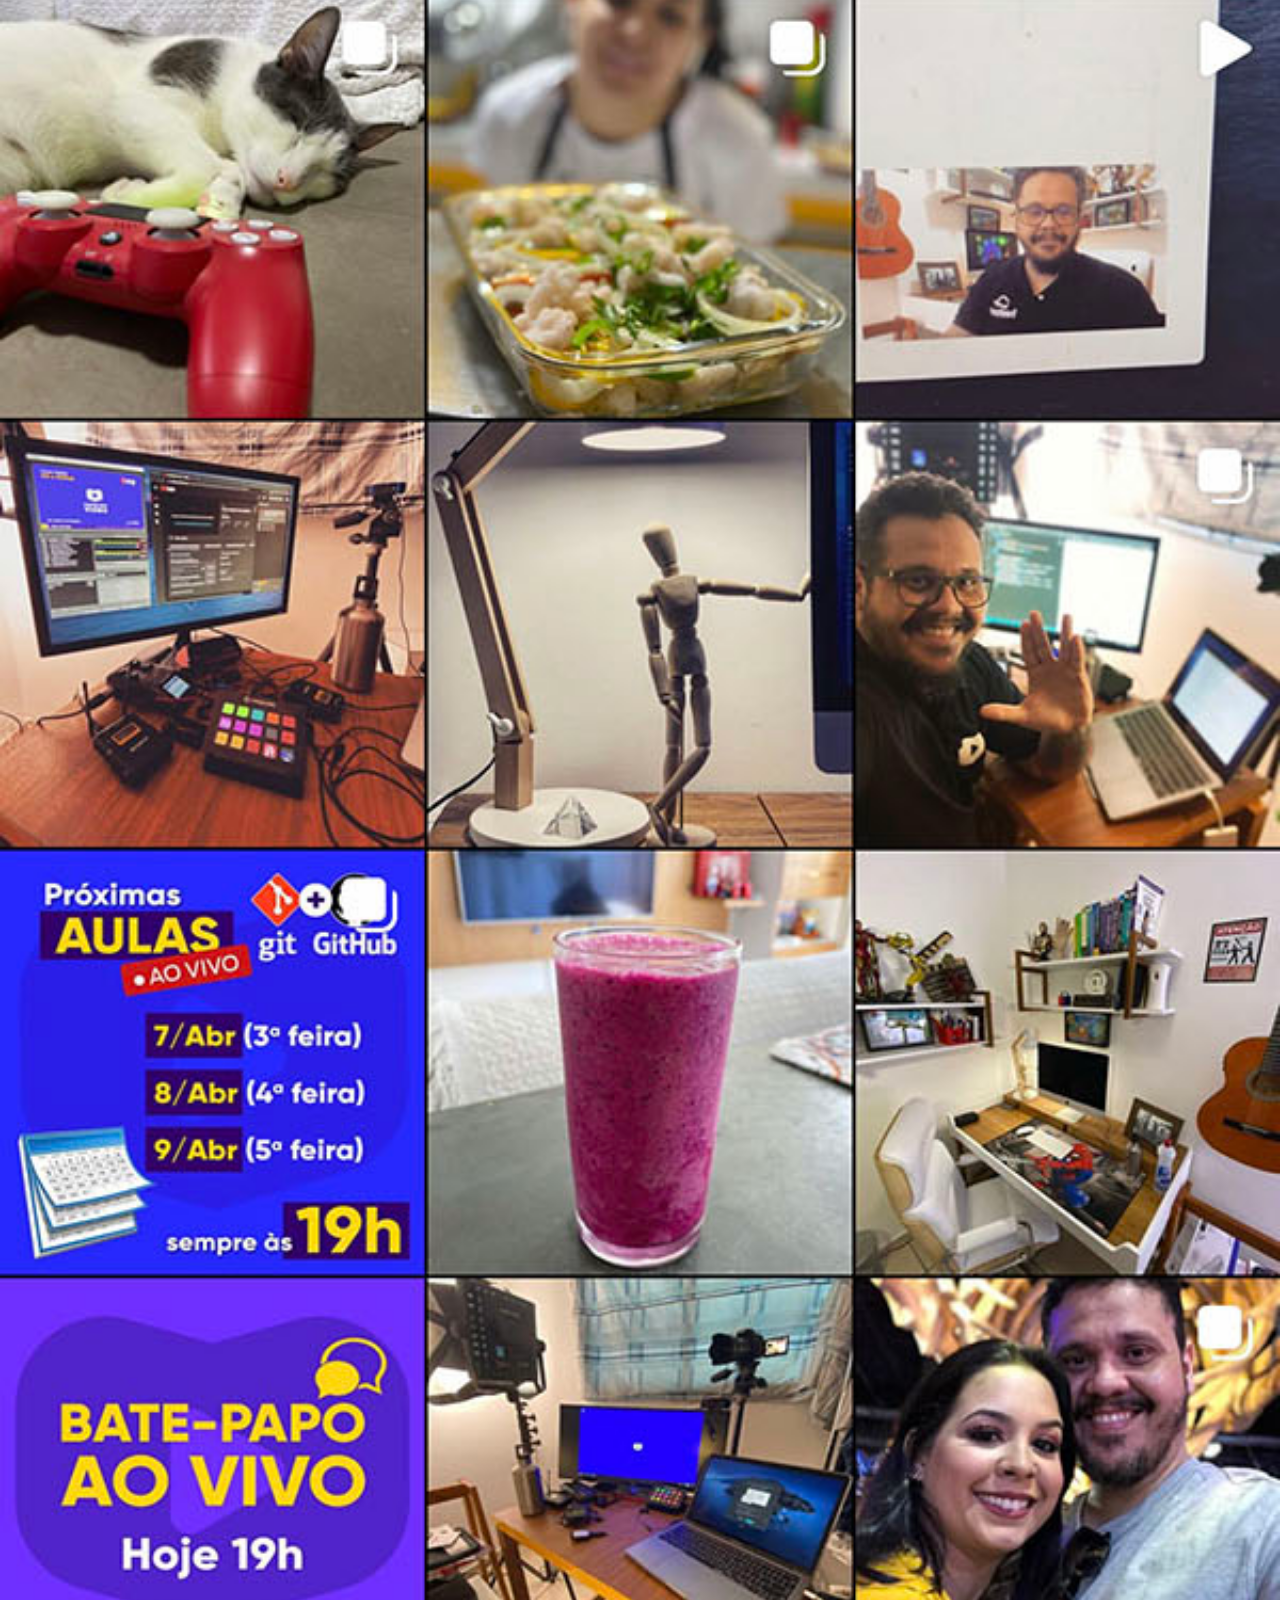
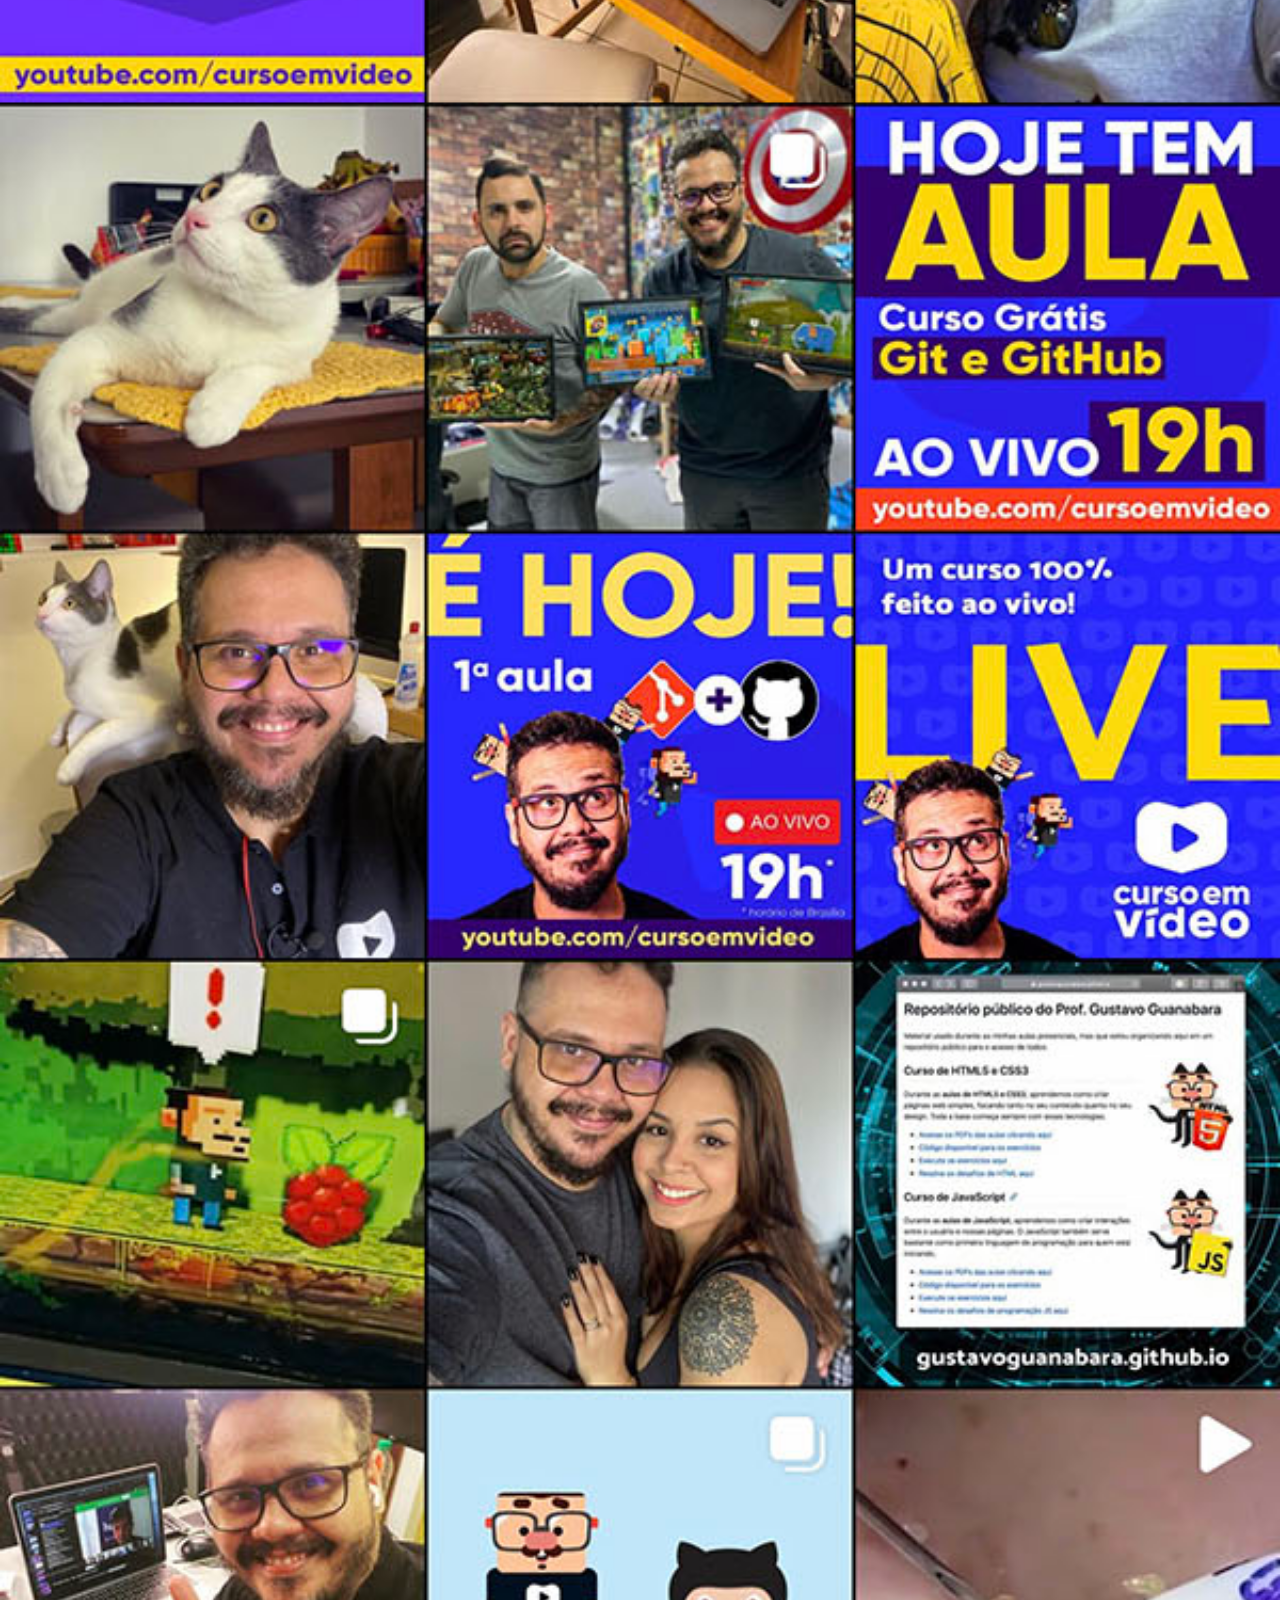
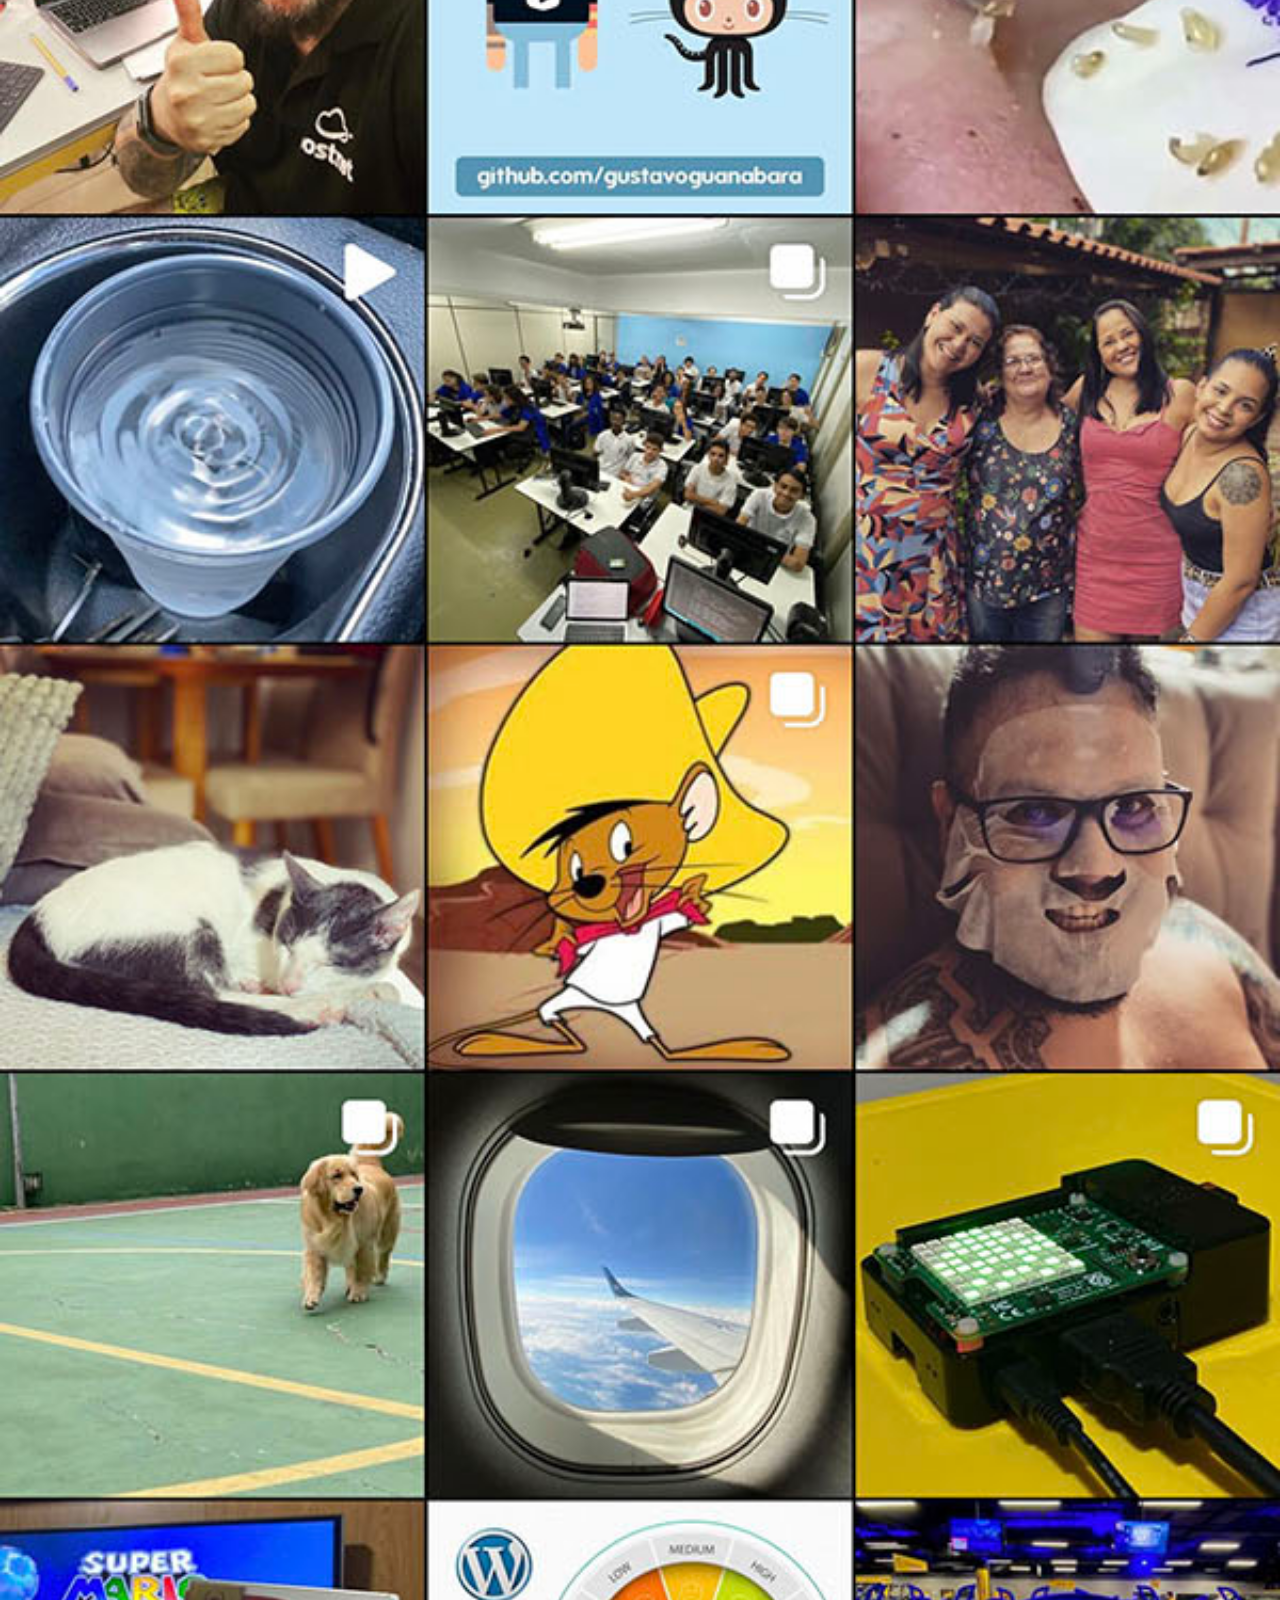
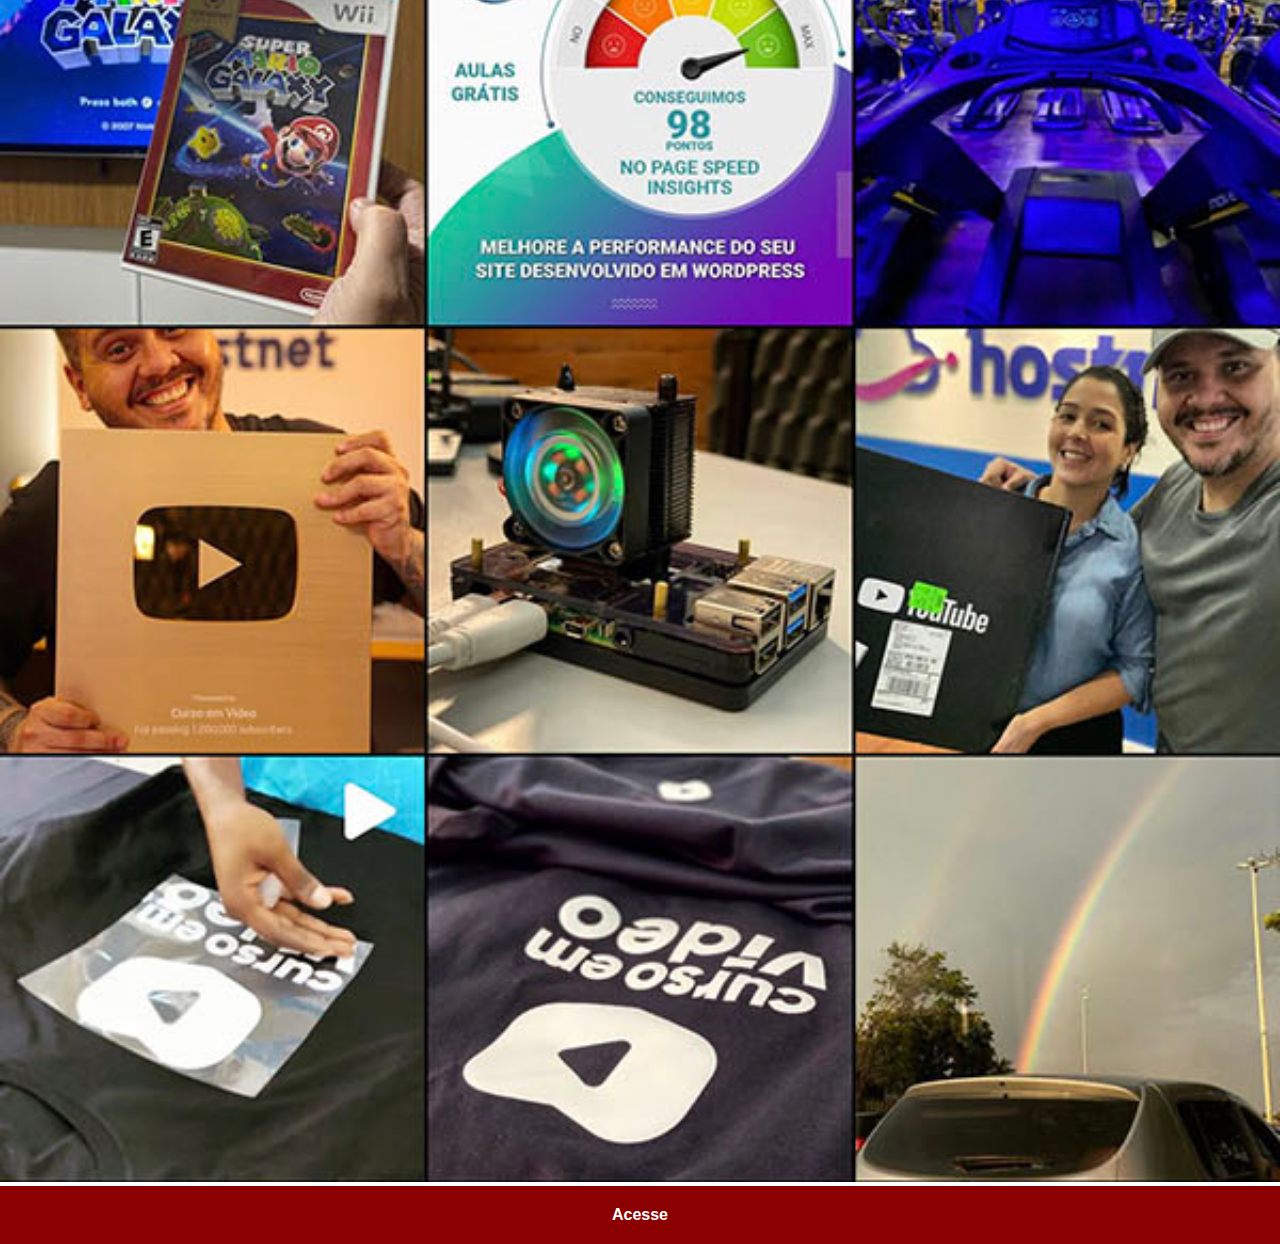
<file: insta.html>
<!DOCTYPE html>
<html lang="pt-br">
<head>
    <meta charset="UTF-8">
    <meta http-equiv="X-UA-Compatible" content="IE=edge">
    <meta name="viewport" content="width=device-width, initial-scale=1.0">
    <title>Instagram</title>
    <link rel="stylesheet" href="estilos/social.css">
</head>
<body>
    <img src="imagens/tela-instagram.jpg" alt="Instagram">
    <a href="https://www.instagram.com/gustavoguanabara/" target="_blank">Acesse</a>
</body>
</html>
</file>
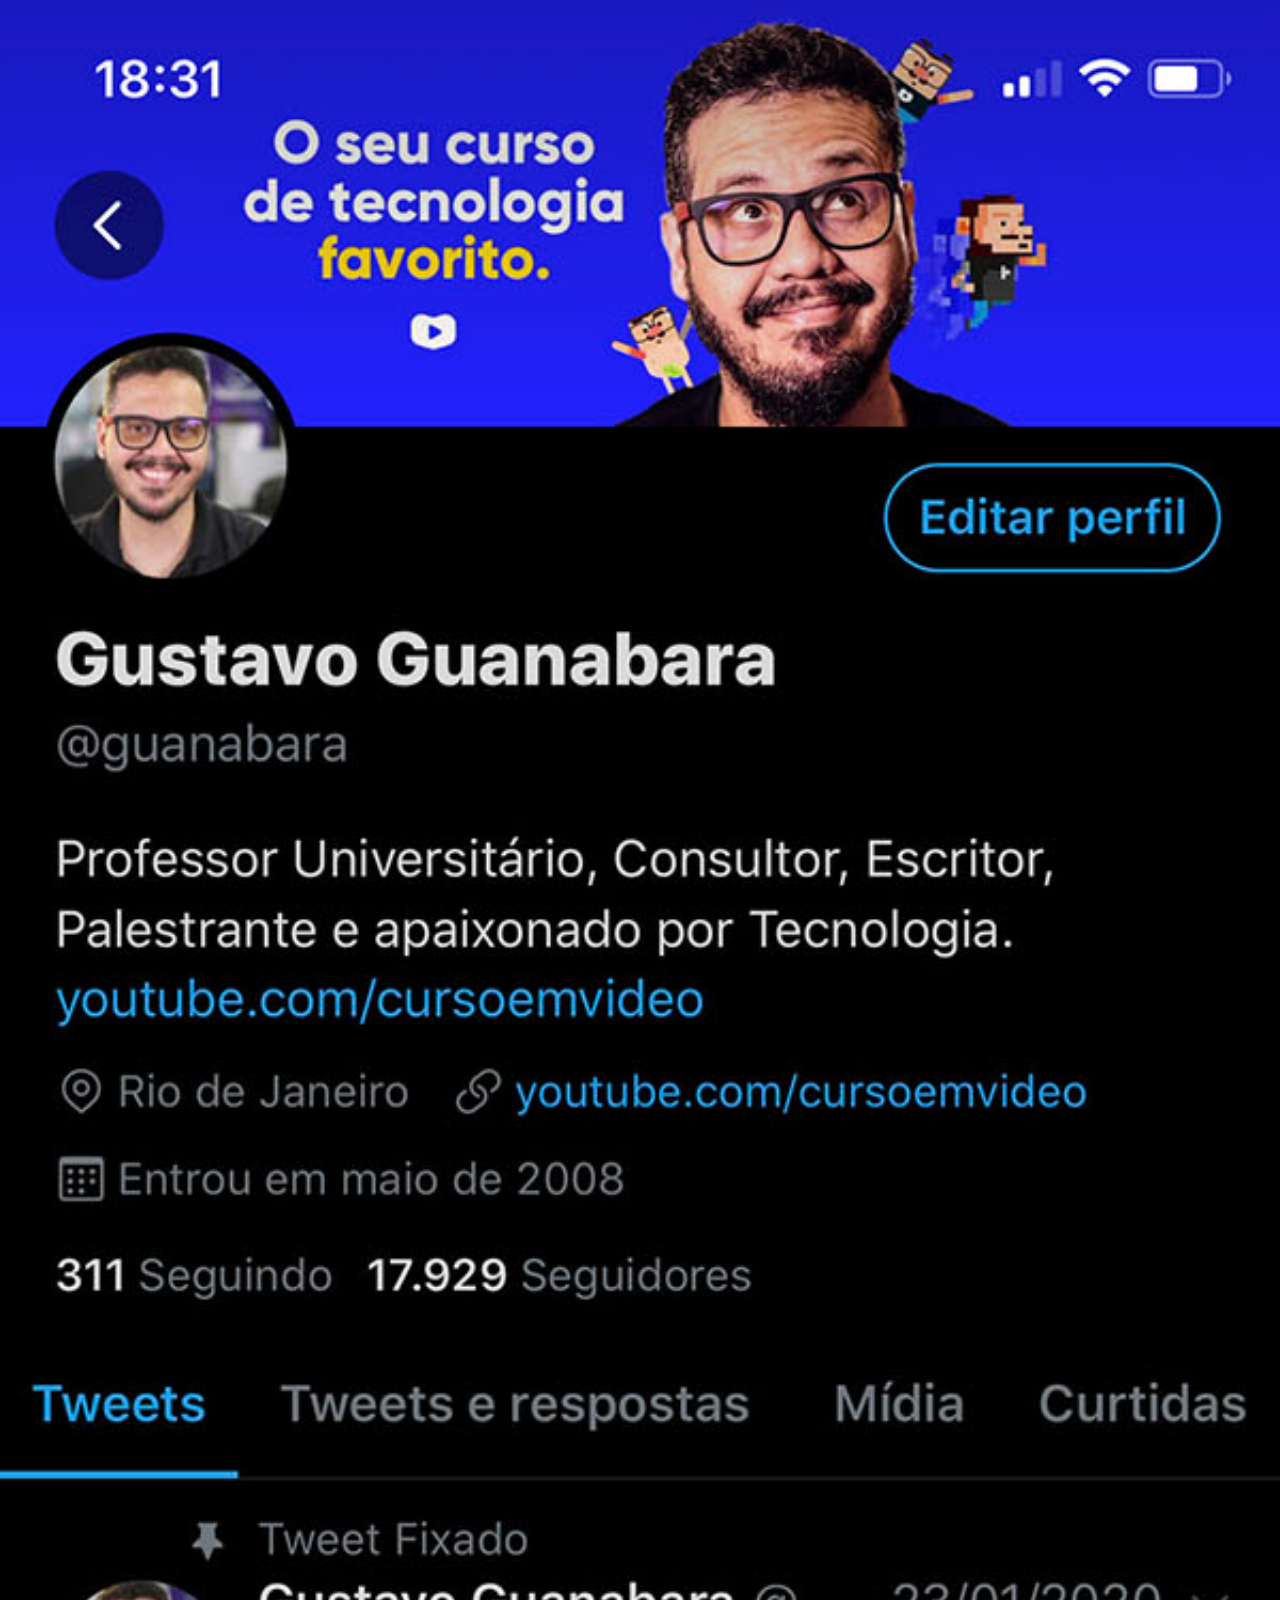
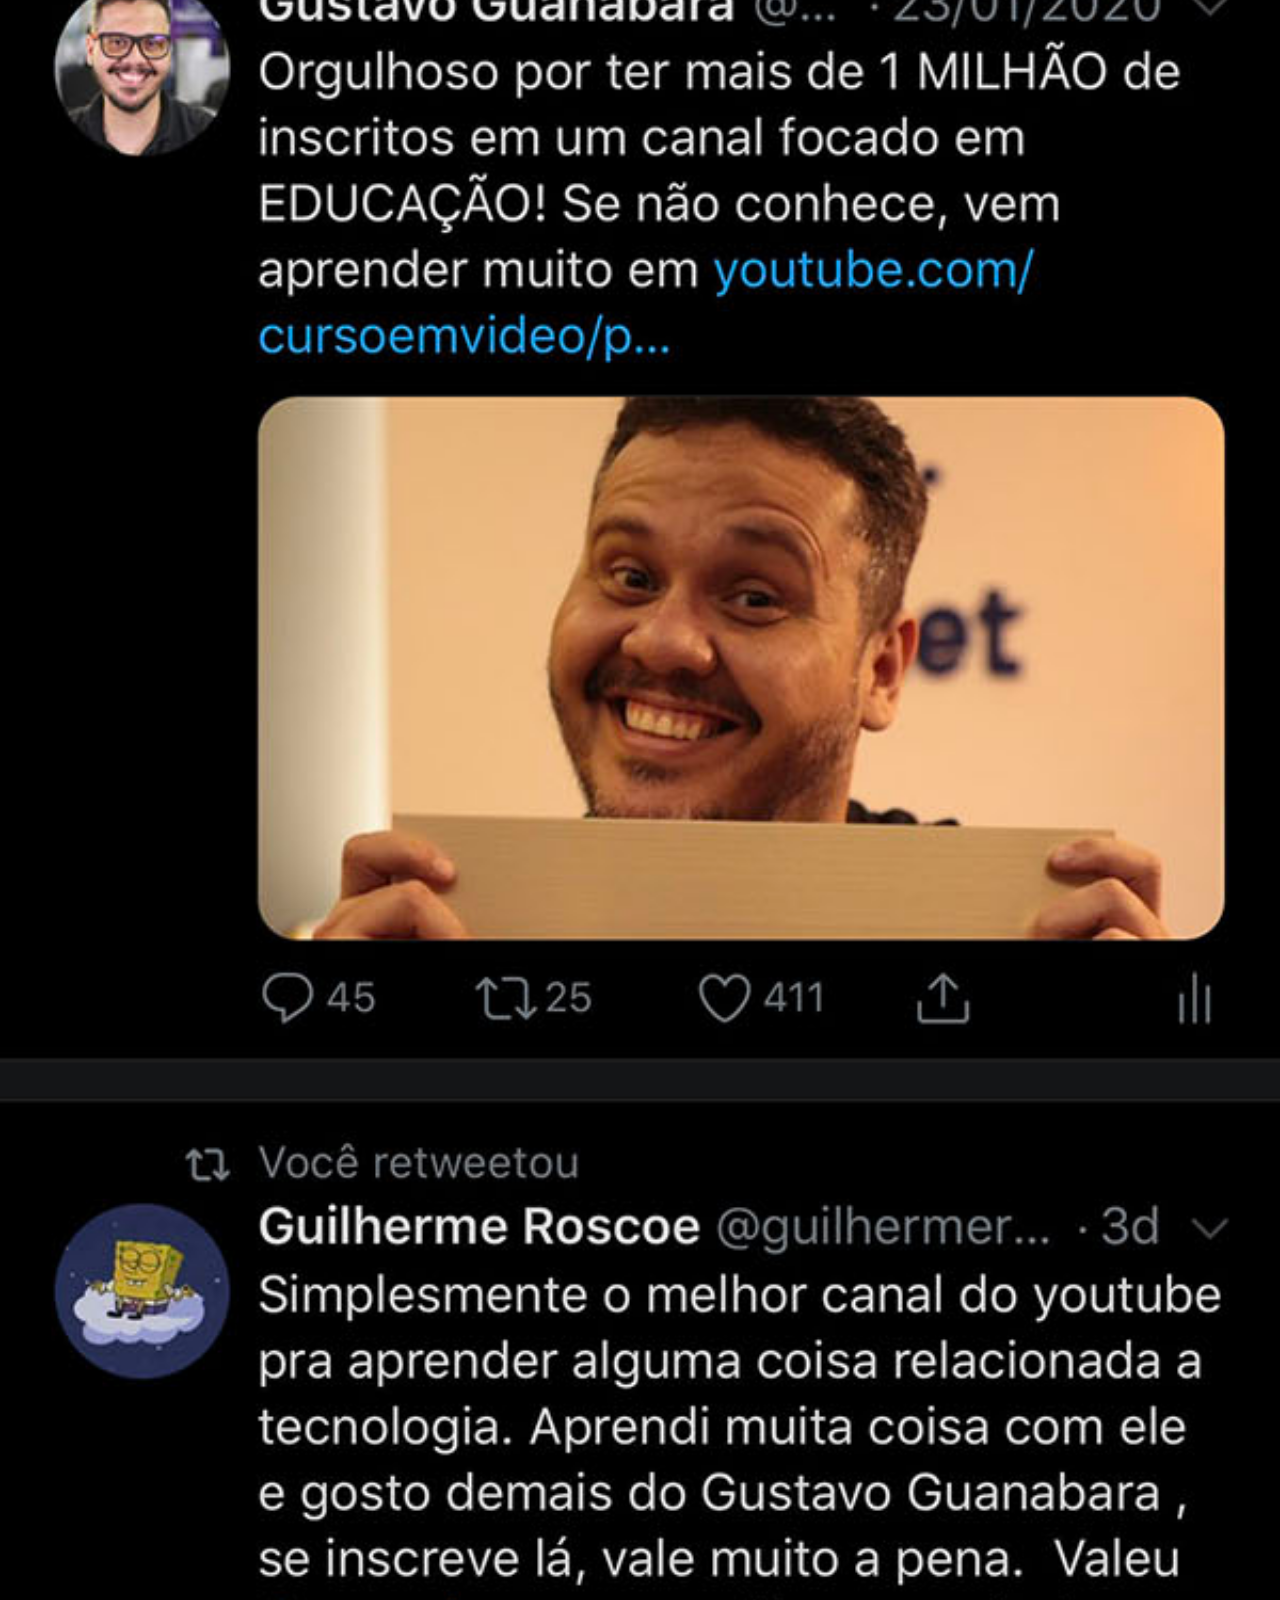
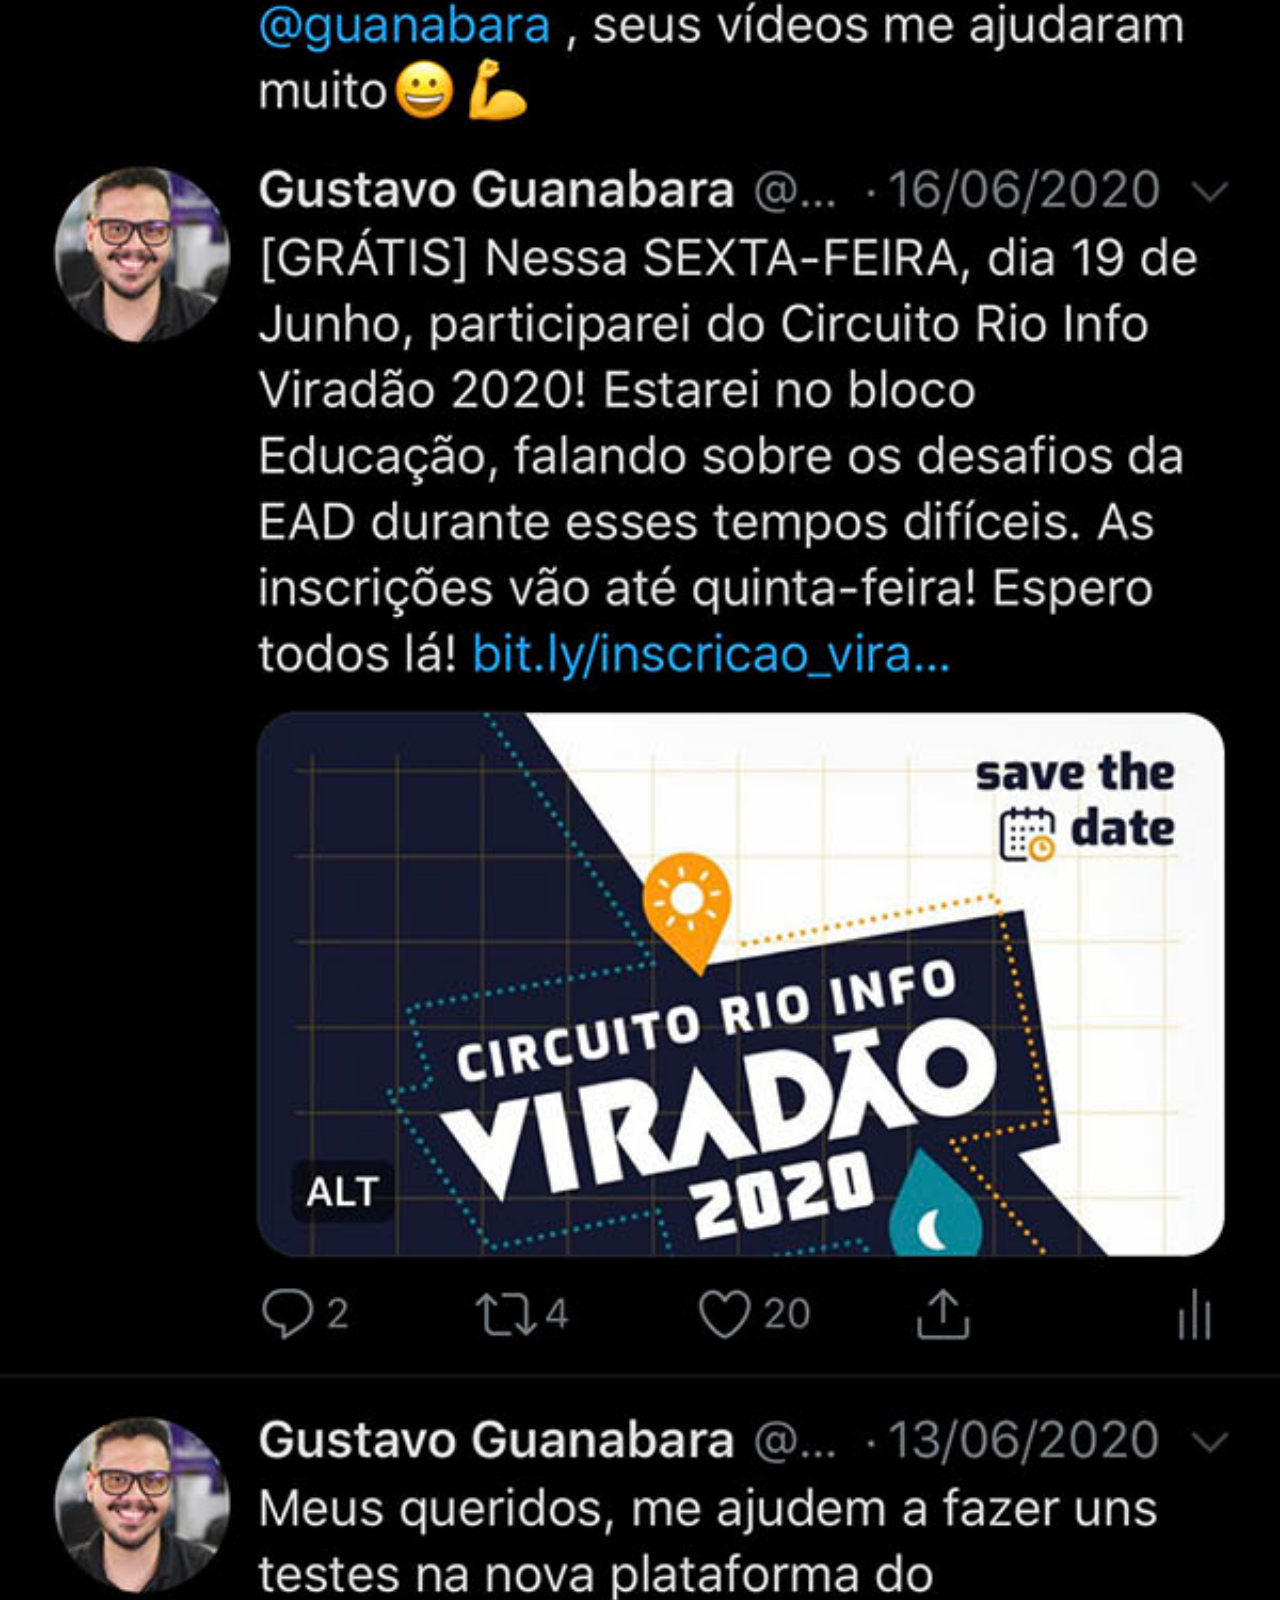
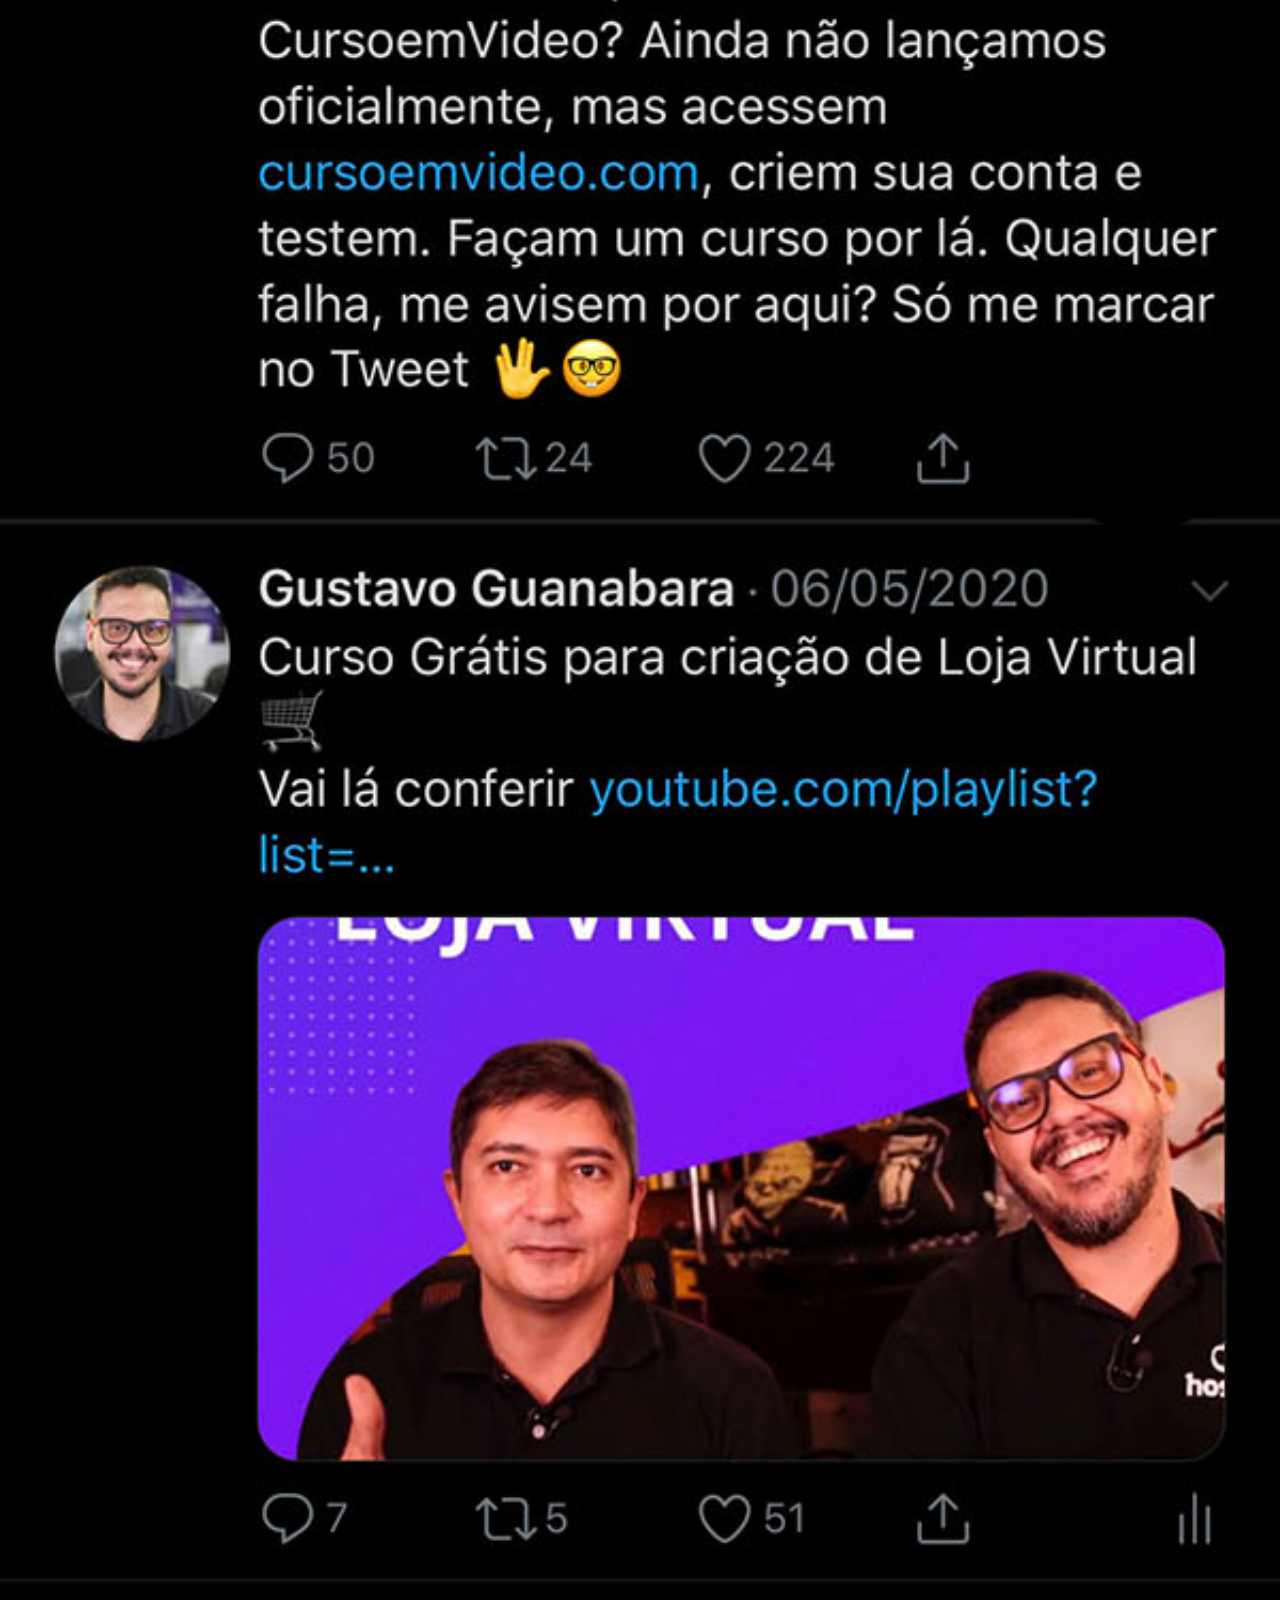
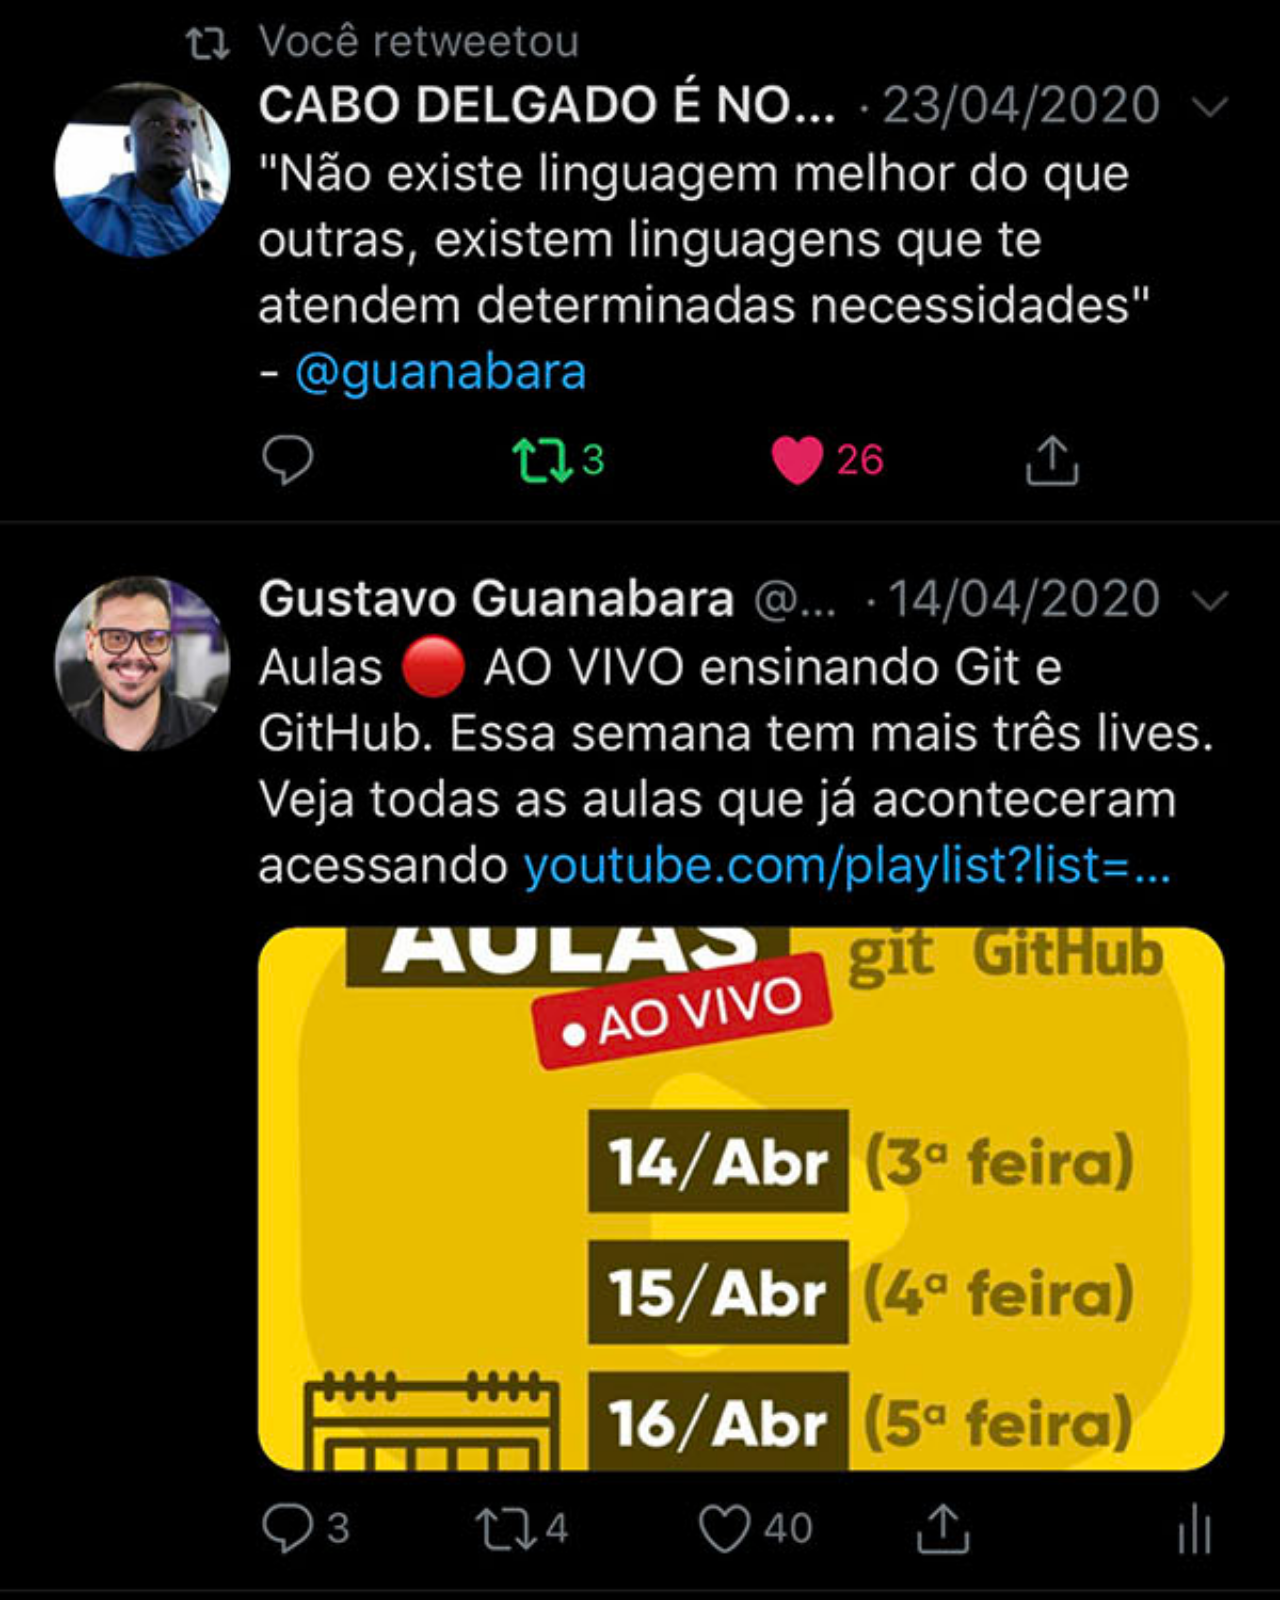
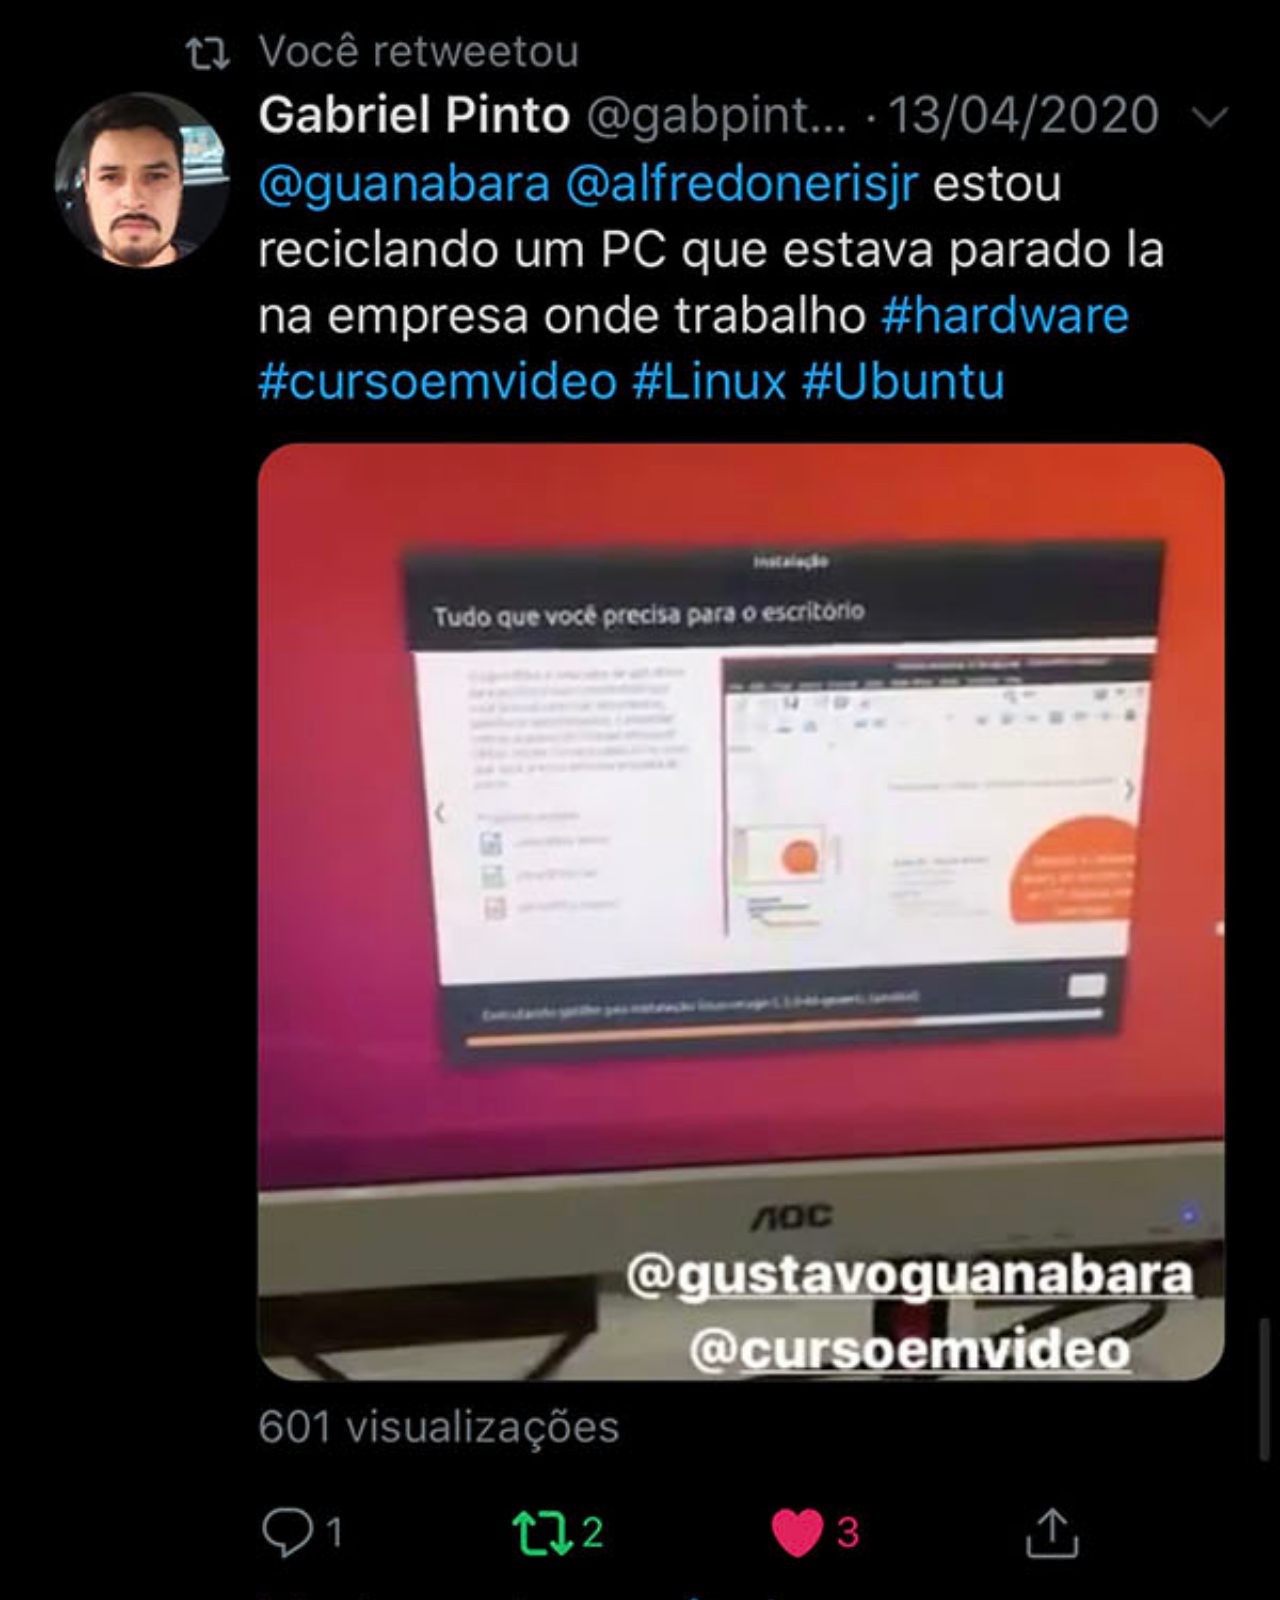
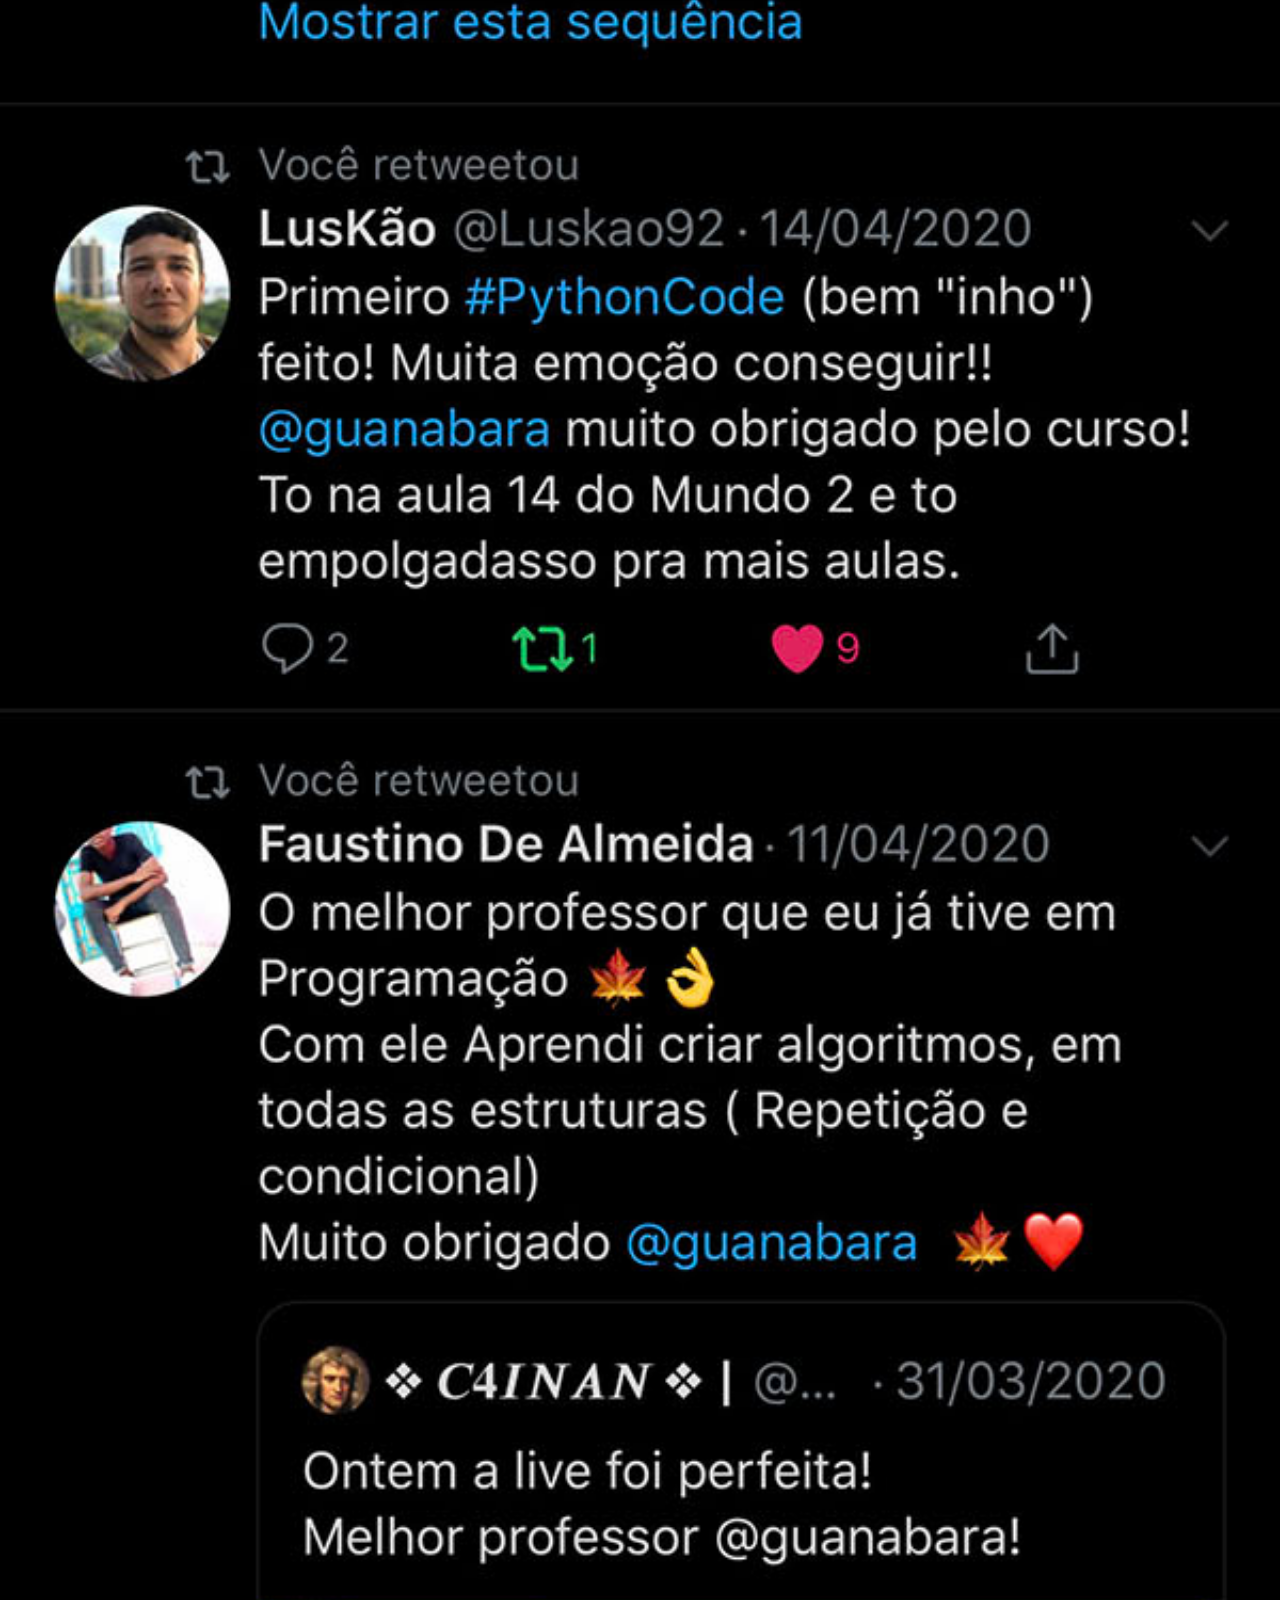
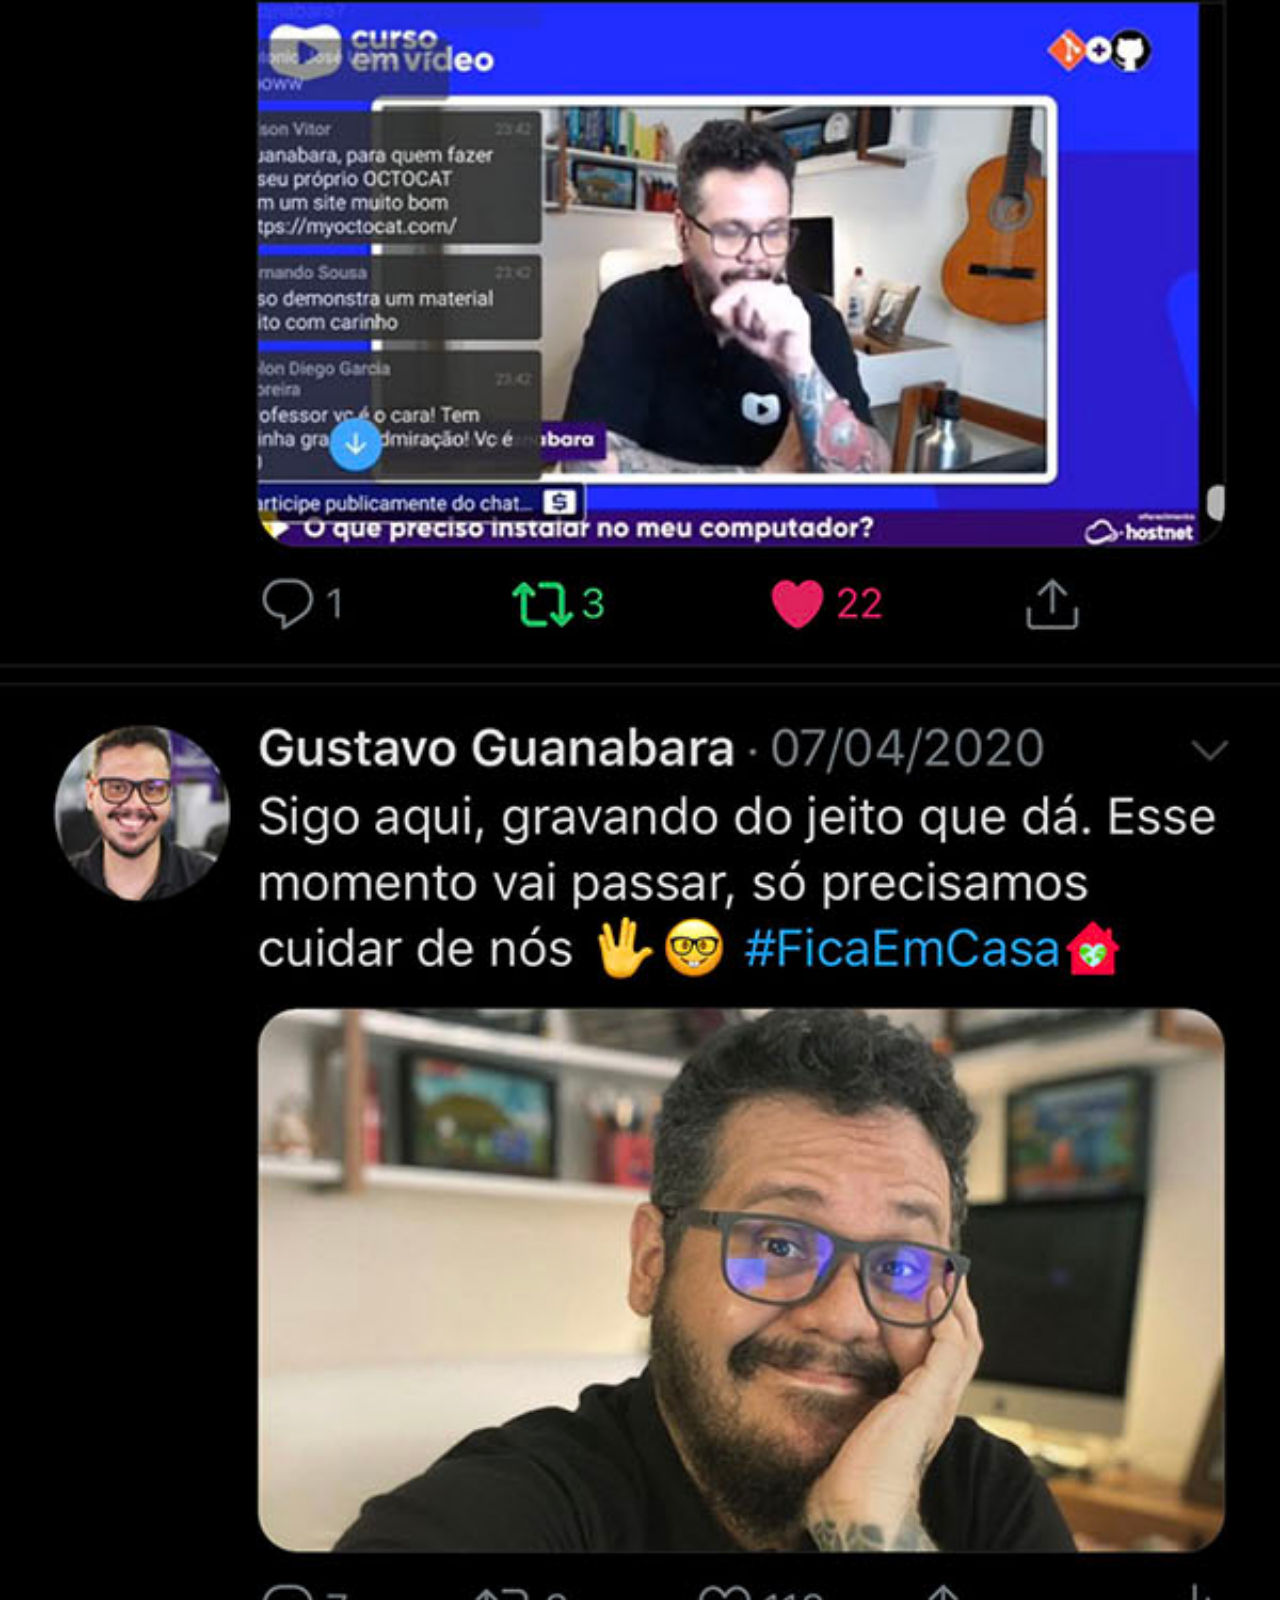
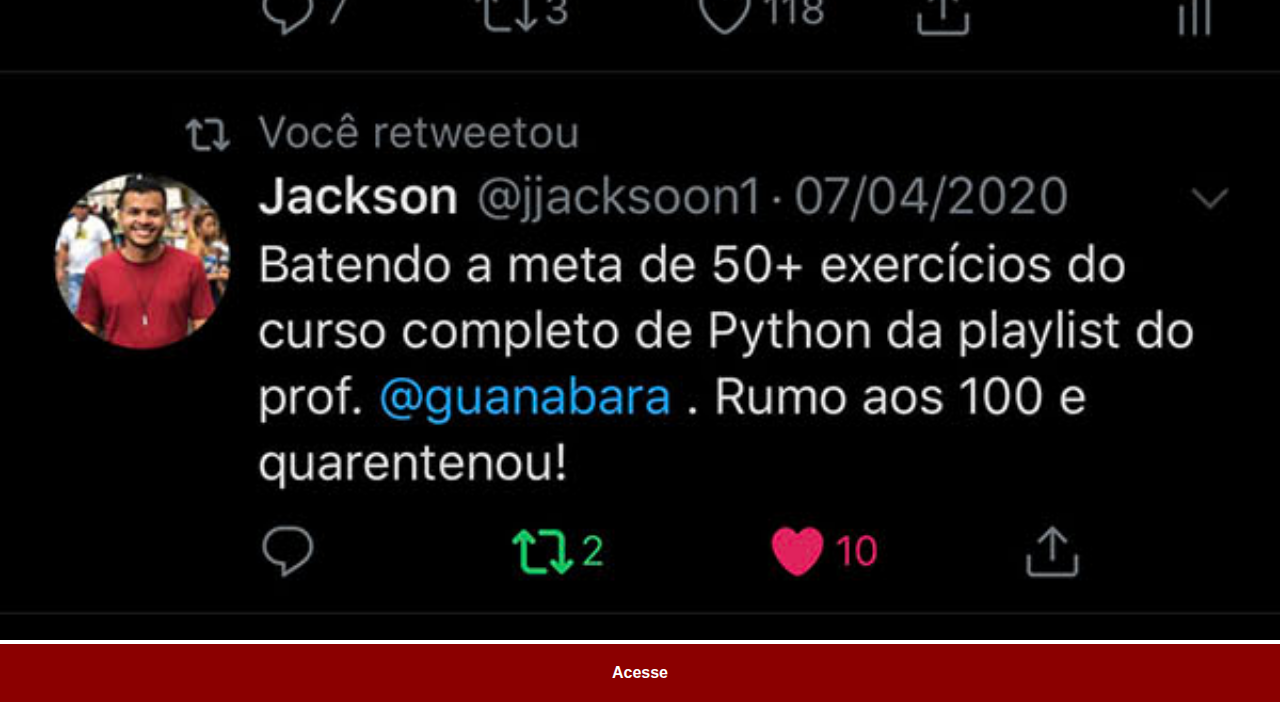
<file: twitter.html>
<!DOCTYPE html>
<html lang="pt-br">
<head>
    <meta charset="UTF-8">
    <meta http-equiv="X-UA-Compatible" content="IE=edge">
    <meta name="viewport" content="width=device-width, initial-scale=1.0">
    <title>Twitter</title>
    <link rel="stylesheet" href="estilos/social.css">
</head>
<body>
    <img src="imagens/tela-twitter.jpg
    " alt="Twitter">
    <a href="https://twitter.com/guanabara?ref_src=twsrc%5Egoogle%7Ctwcamp%5Eserp%7Ctwgr%5Eauthor" target="_blank">Acesse</a>
</body>
</html>
</file>
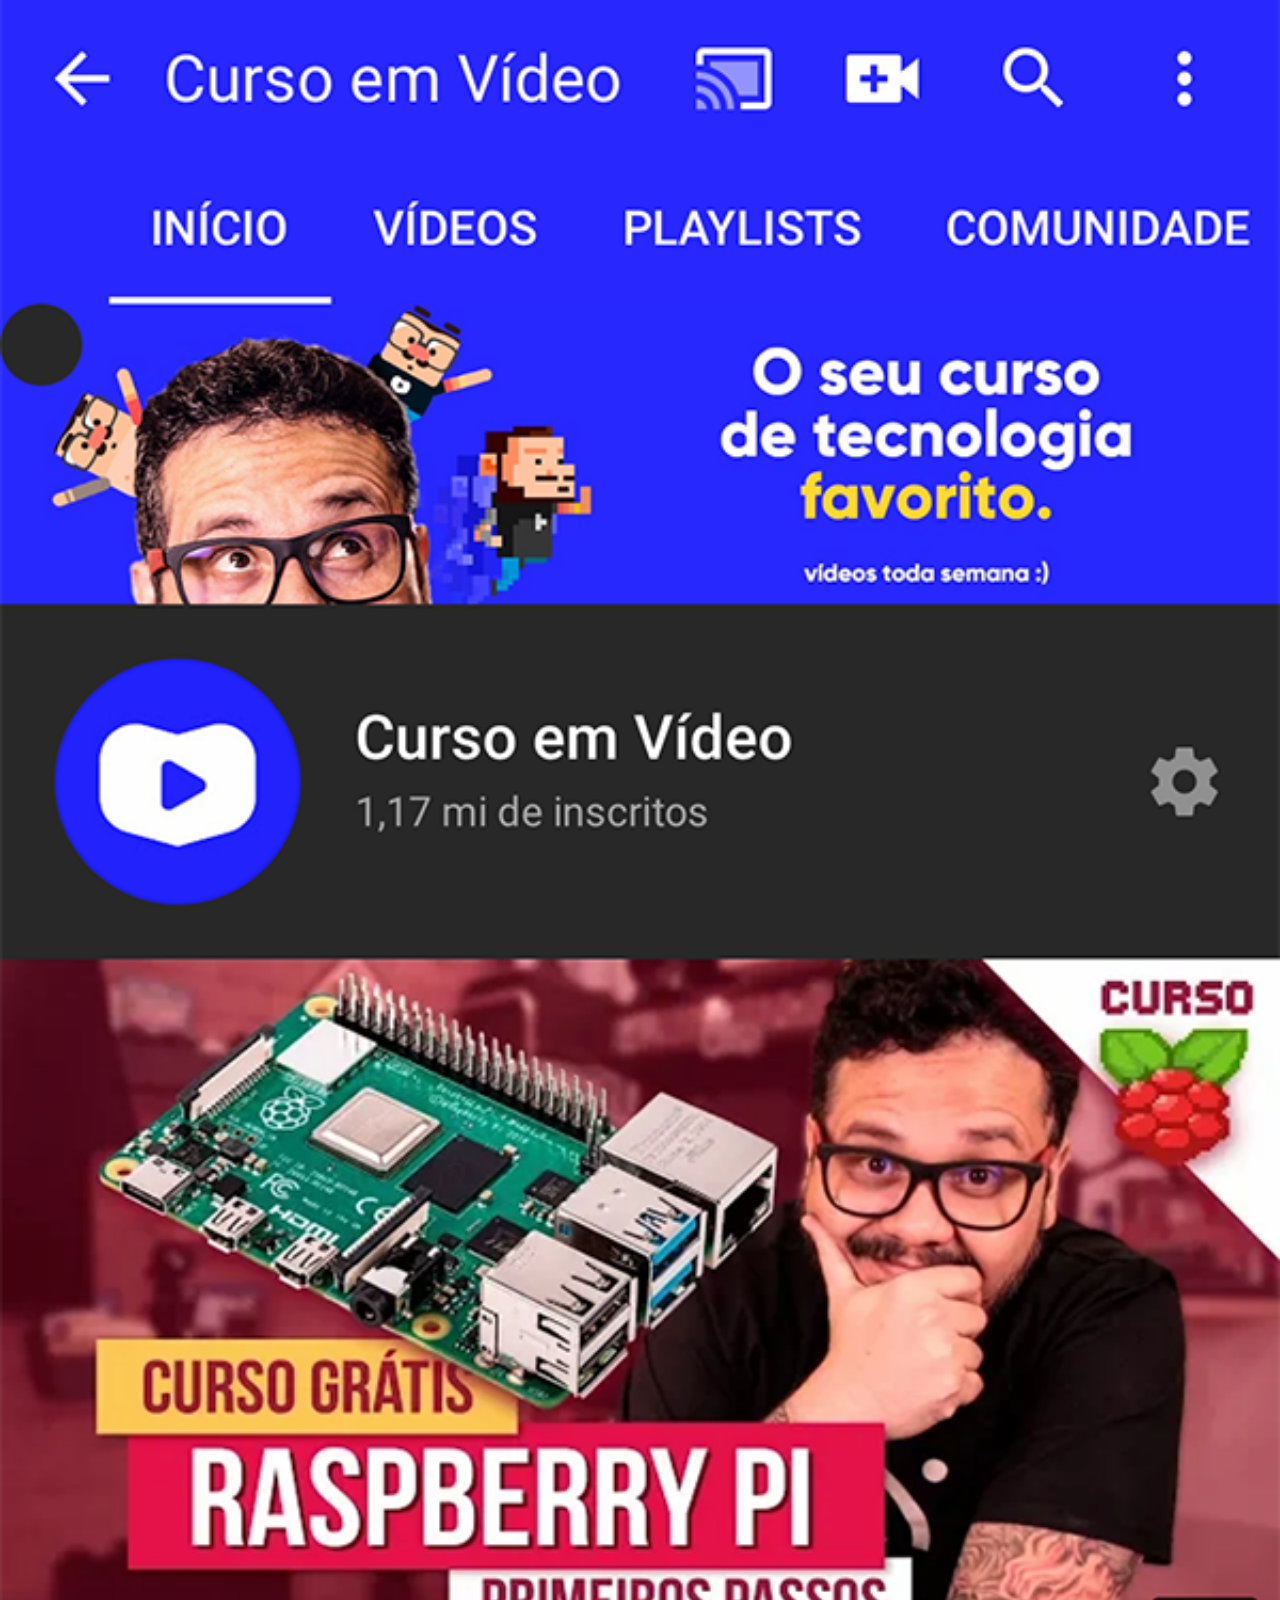
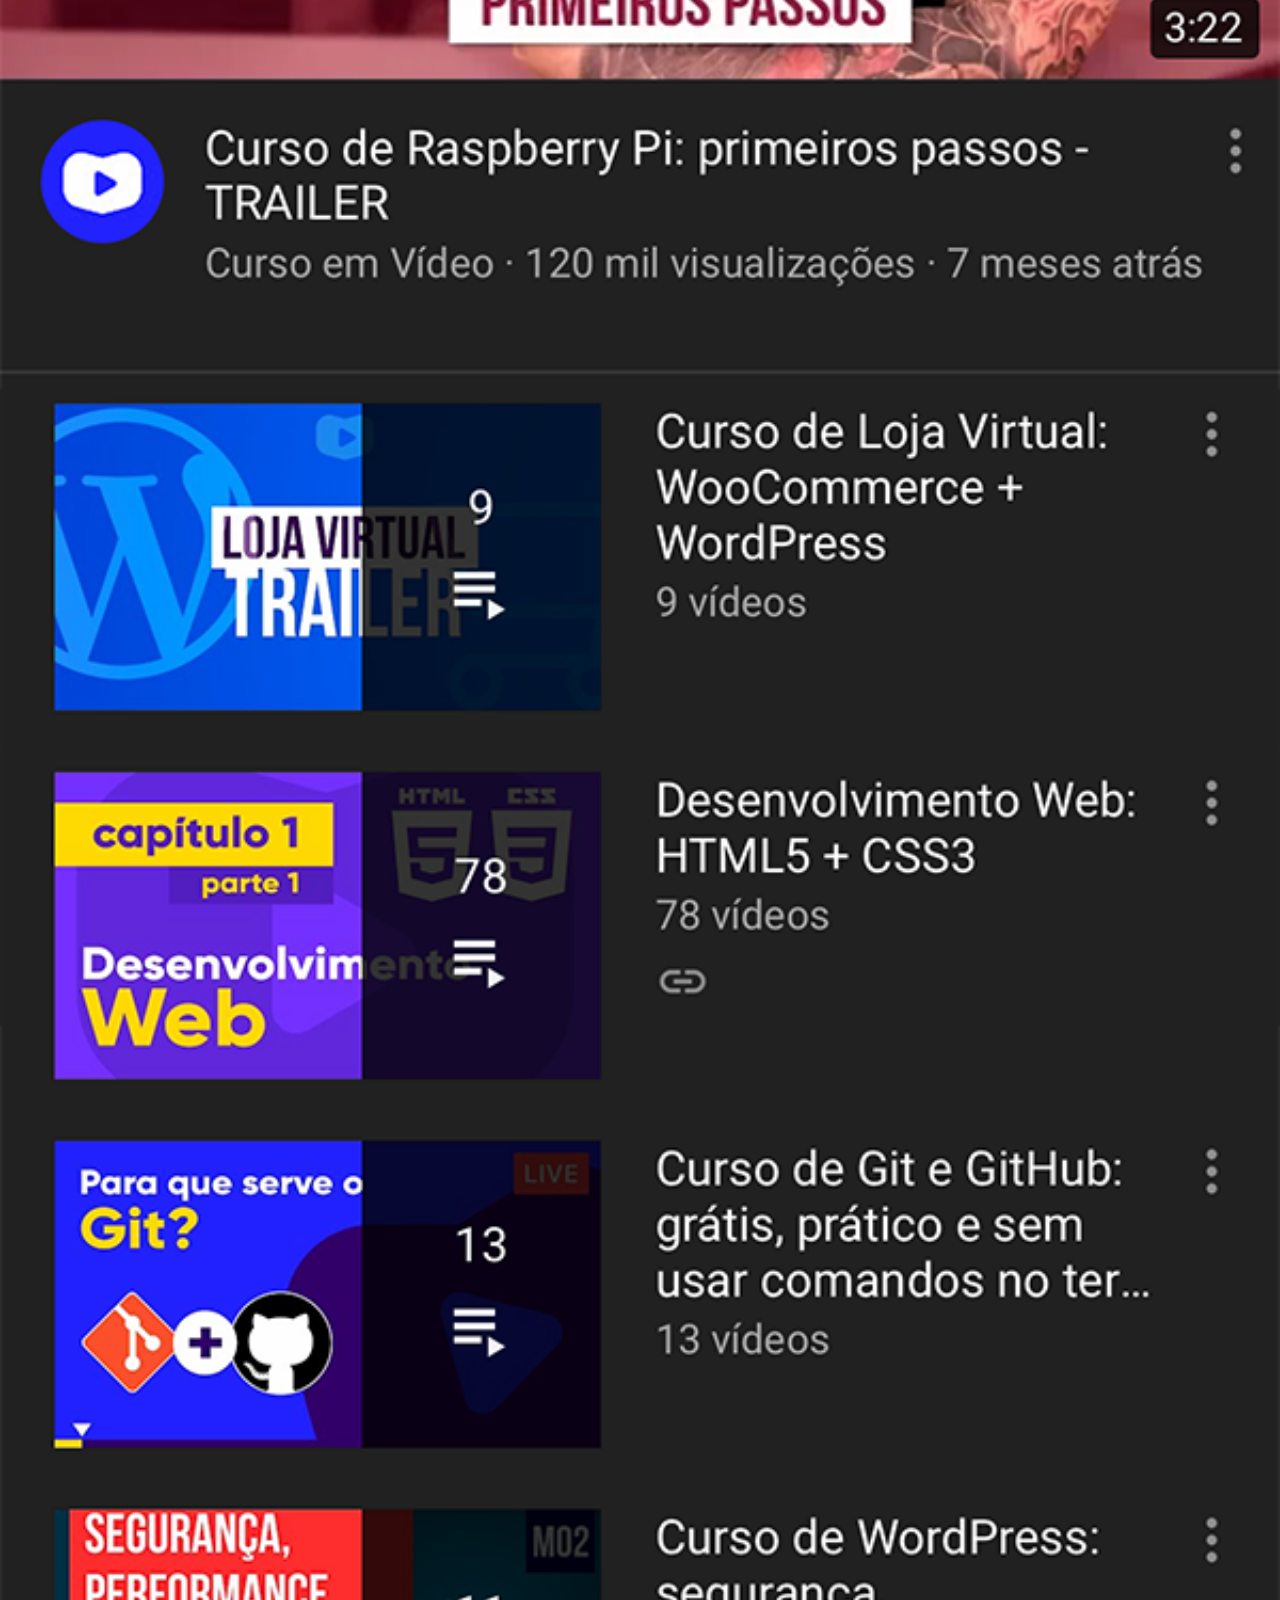
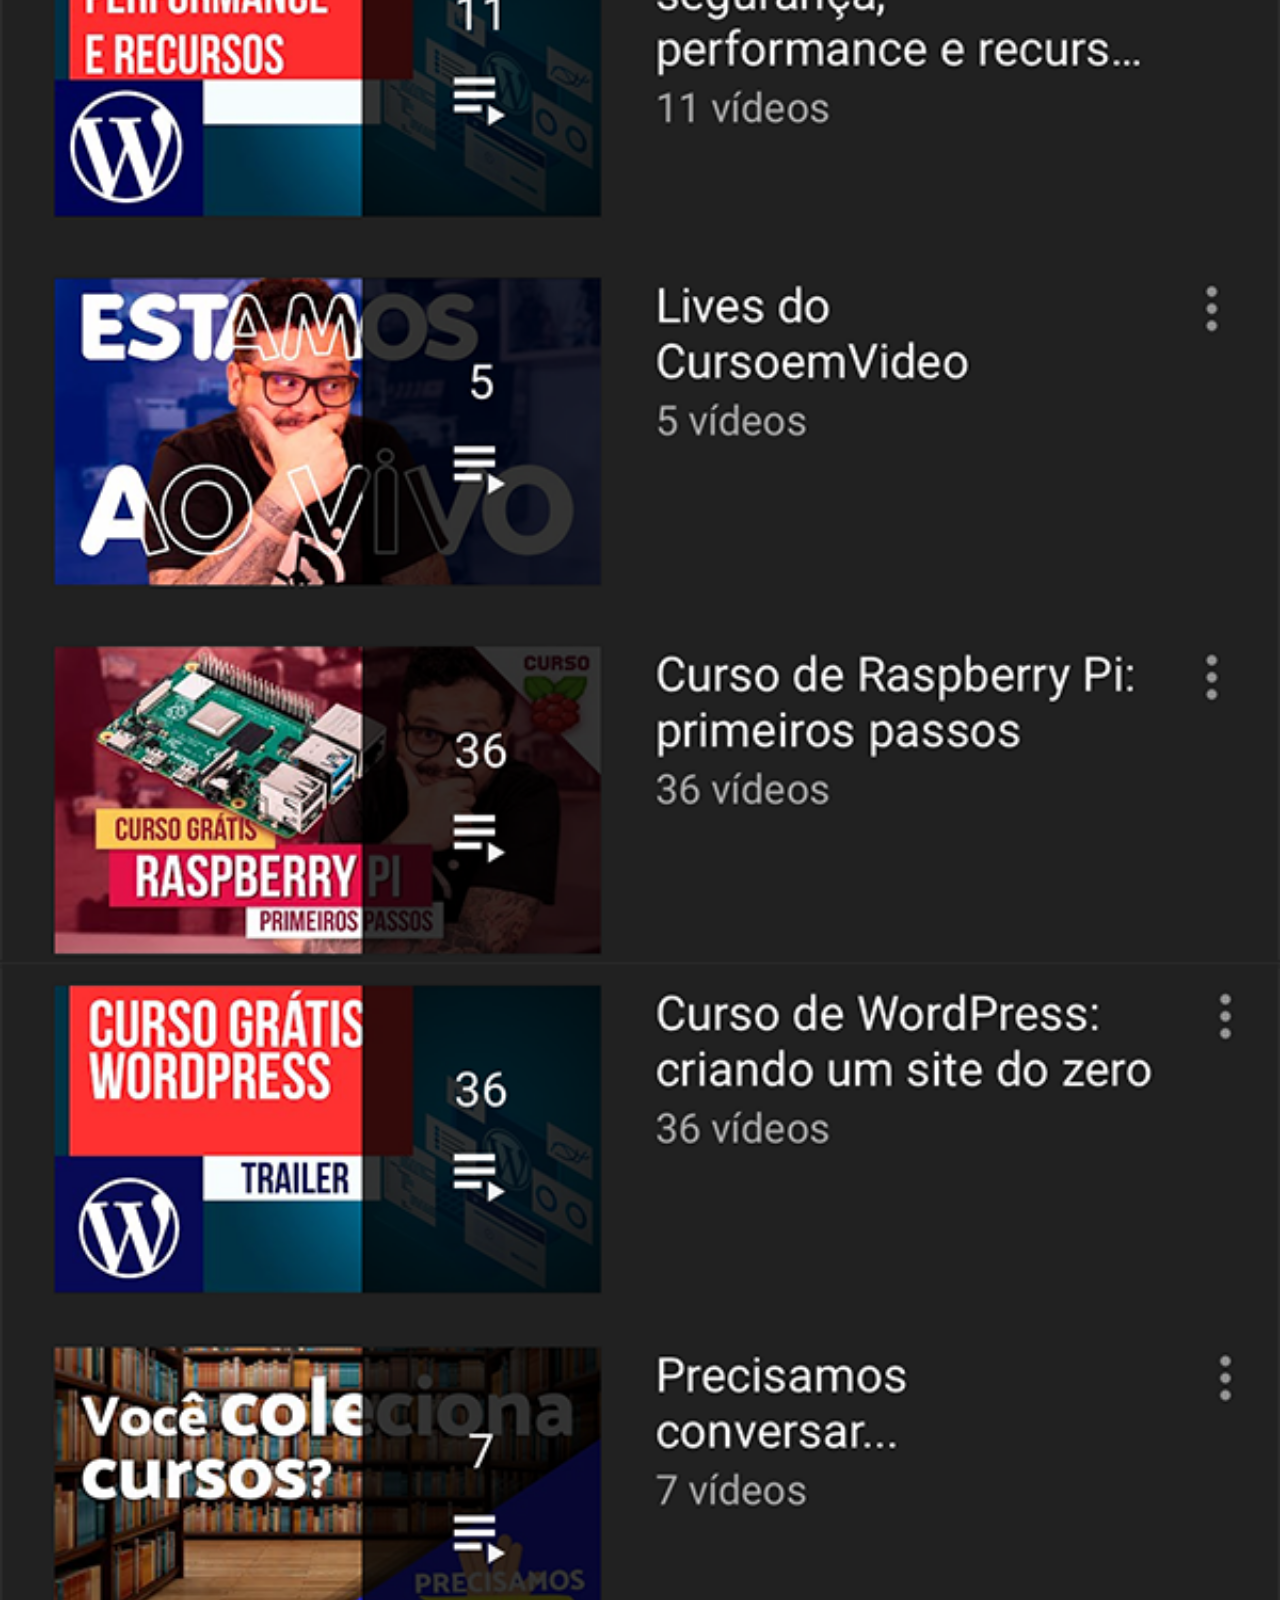
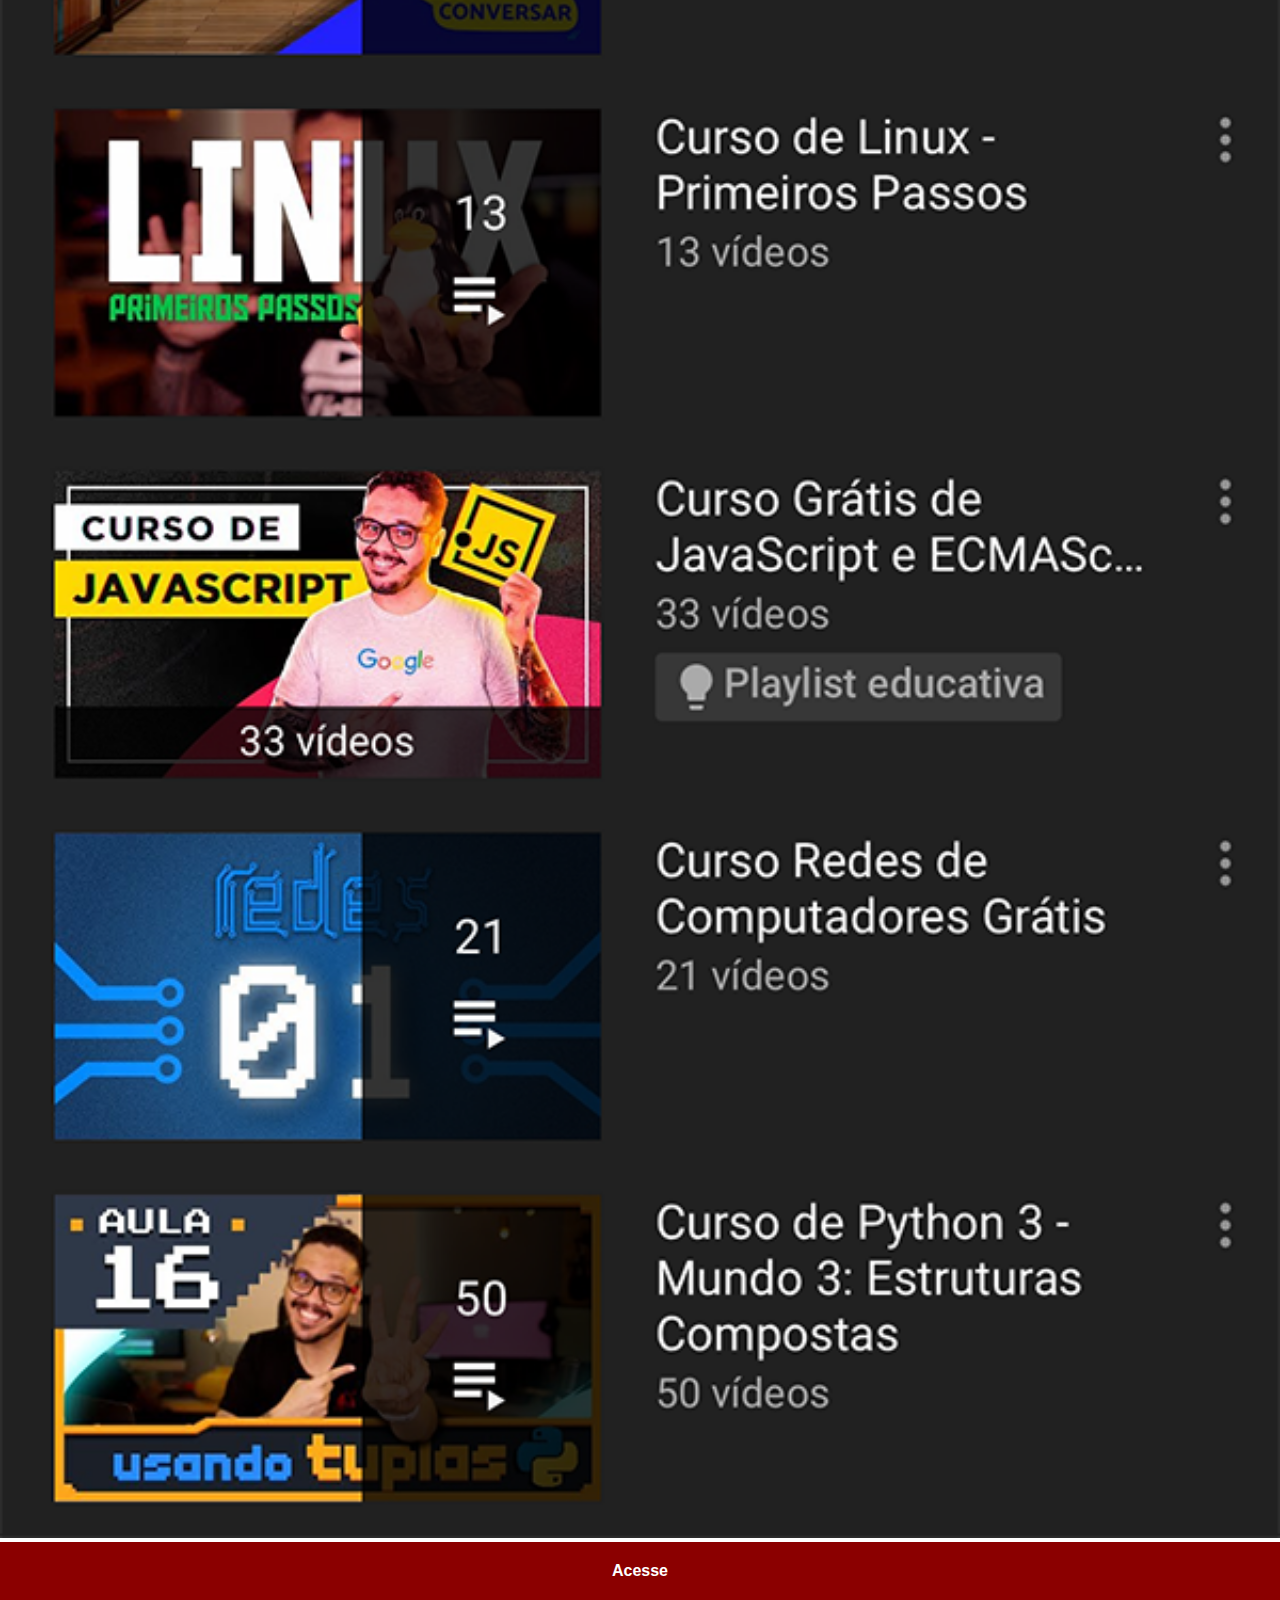
<file: youtube.html>
<!DOCTYPE html>
<html lang="pt-br">
<head>
    <meta charset="UTF-8">
    <meta http-equiv="X-UA-Compatible" content="IE=edge">
    <meta name="viewport" content="width=device-width, initial-scale=1.0">
    <title>YouTube</title>
    <link rel="stylesheet" href="estilos/social.css">
</head>
<body>
    <img src="imagens/tela-youtube.png" alt="youtube">
    <a href="https://www.youtube.com/@CursoemVideo/playlists" target="_blank">Acesse</a>
</body>
</html>
</file>
<file: estilos/style.css>
@charset "UTF-8";

* {
    margin: 0px;
    padding: 0px;
    font-family: Arial, Helvetica, sans-serif;
}

html, body {
    width: 100vw;
    height: 100vh;
    background-color: black;
}


body {
    background-image: url(../imagens/fundo-madeira.jpg);
    background-repeat: no-repeat;
    background-position: center;
    background-size: cover;
}

main {
    position: relative;
    height: 100vh;
}

section#telefone {
    position: absolute;
    top: 50%;
    left: 50%;
    transform: translate(-50%, -50%);

    height: 434px;
    width: 215px;
    background-image: url(../imagens/frame-iphone.png);
    background-repeat: no-repeat;
}

iframe#tela {
    position: relative;
    top: 56px;
    left: 16px;
    width: 183px;
    height: 324px;
}

section#redes-sociais img {
    width: 35px;
    border-radius: 50%;
    margin: 10px;
    box-shadow: 2px 2px 5px rgba(0, 0, 0, 0.403);
    box-sizing: border-box;
}

section#redes-sociais img:hover {
    border: 2px solid rgba(255, 255, 255, 0.696);
    transform: translate(-3px, -2px);
    box-shadow: 5px 5px 10px rgba(0, 0, 0, 0.623);
    transition: transform 0.3s, border 1s;
}

section#redes-sociais {
    display: flex;
    flex-direction: column;
    text-align: right;
}
</file>
<file: estilos/social.css>
*{
    margin: 0px;
    padding: 0px;
    font-family: Arial, Helvetica, sans-serif;
}

::-webkit-scrollbar {
    width: 0px;
    height: 0px;
}

img {
    width: 100vw;
}

a {
    display: block;
    color: white;
    background-color: darkred;
    padding: 20px;
    text-align: center;
    font-weight: bolder;
    text-decoration: none;
}

a:hover {
    background-color: red;
}
</file>
